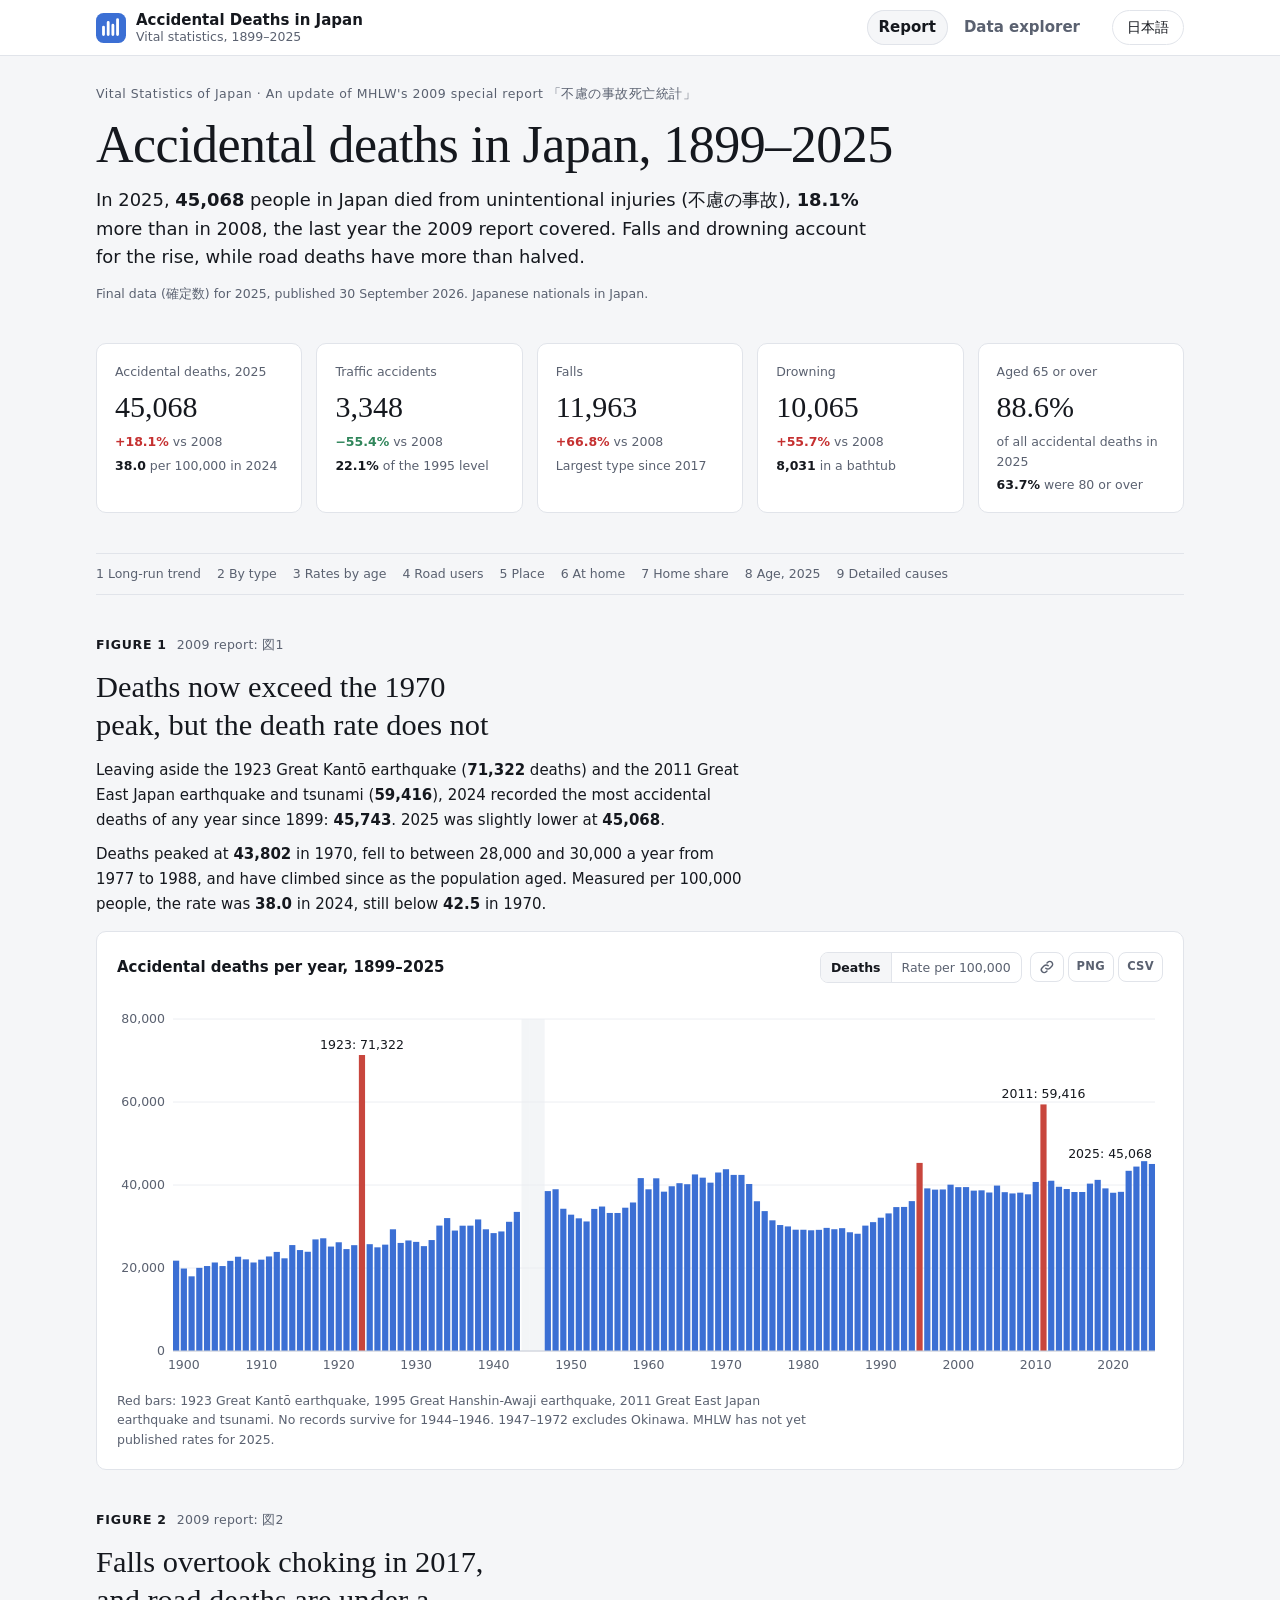
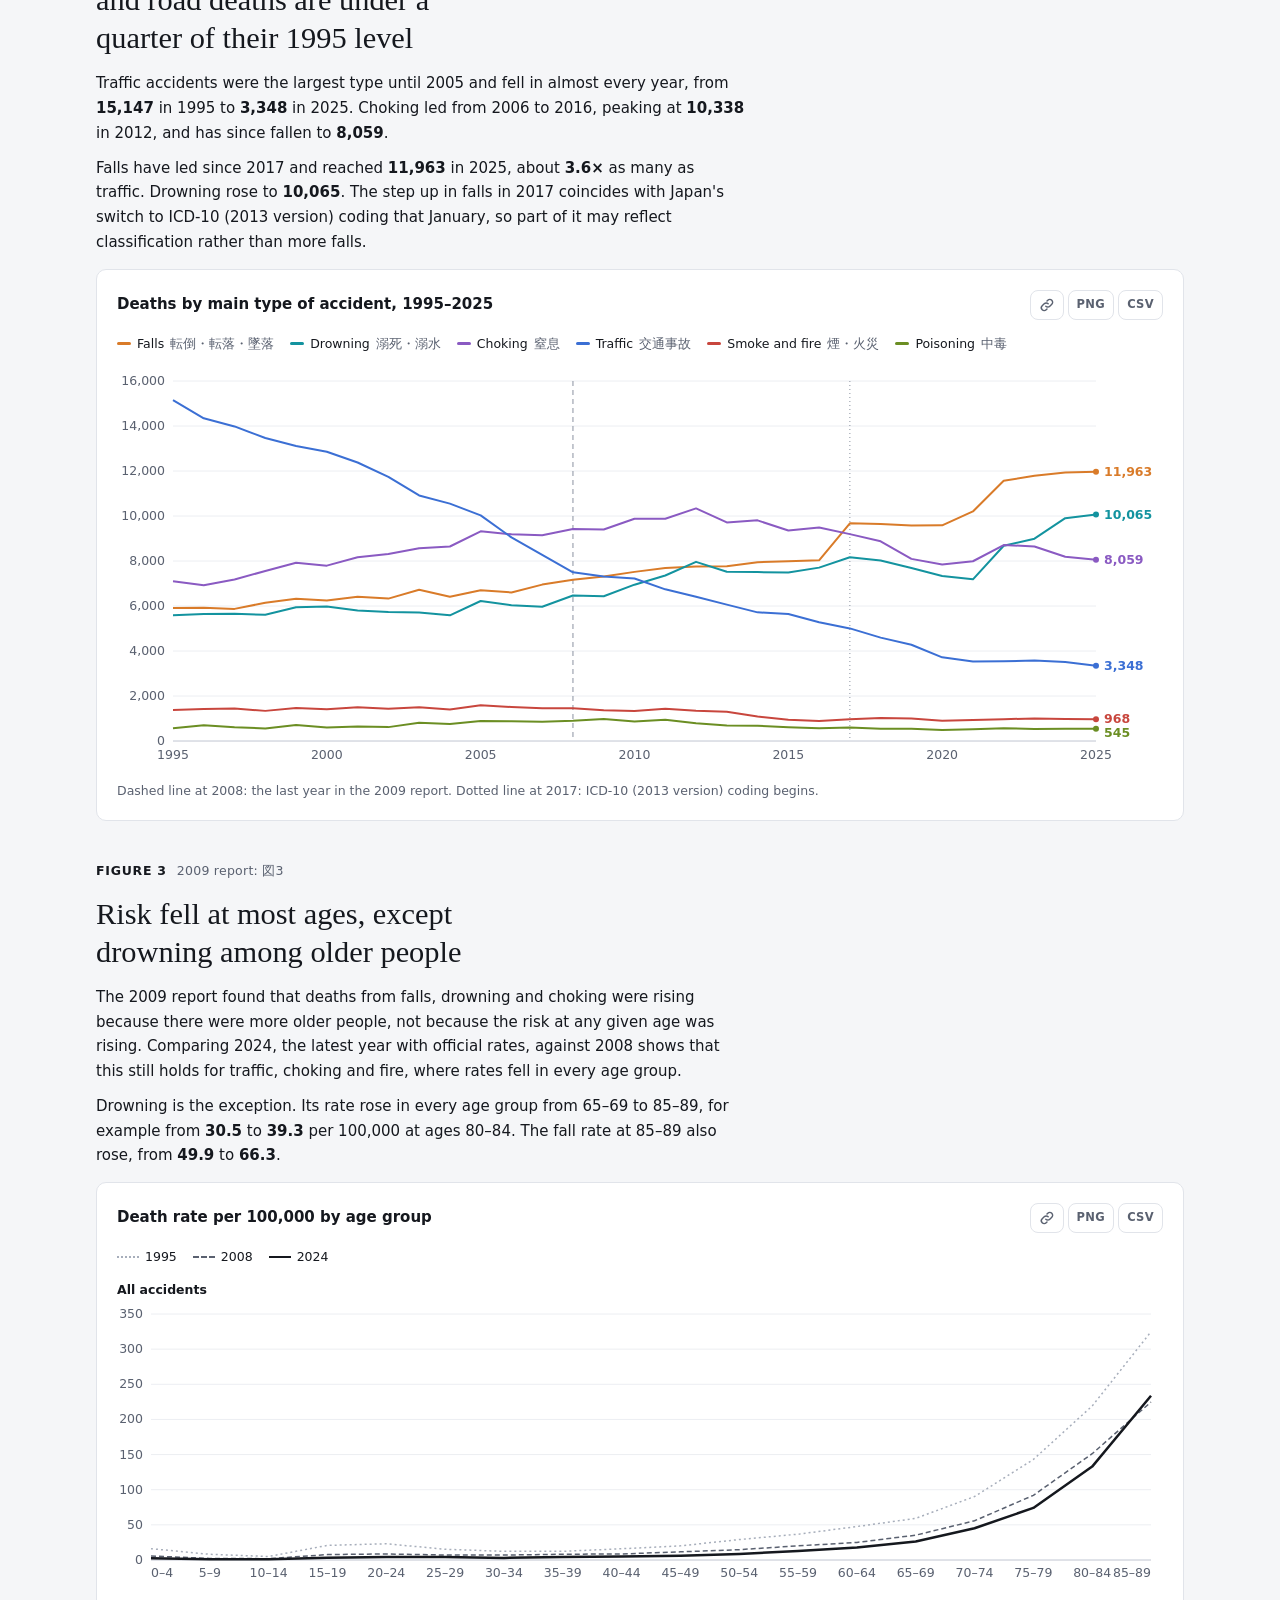
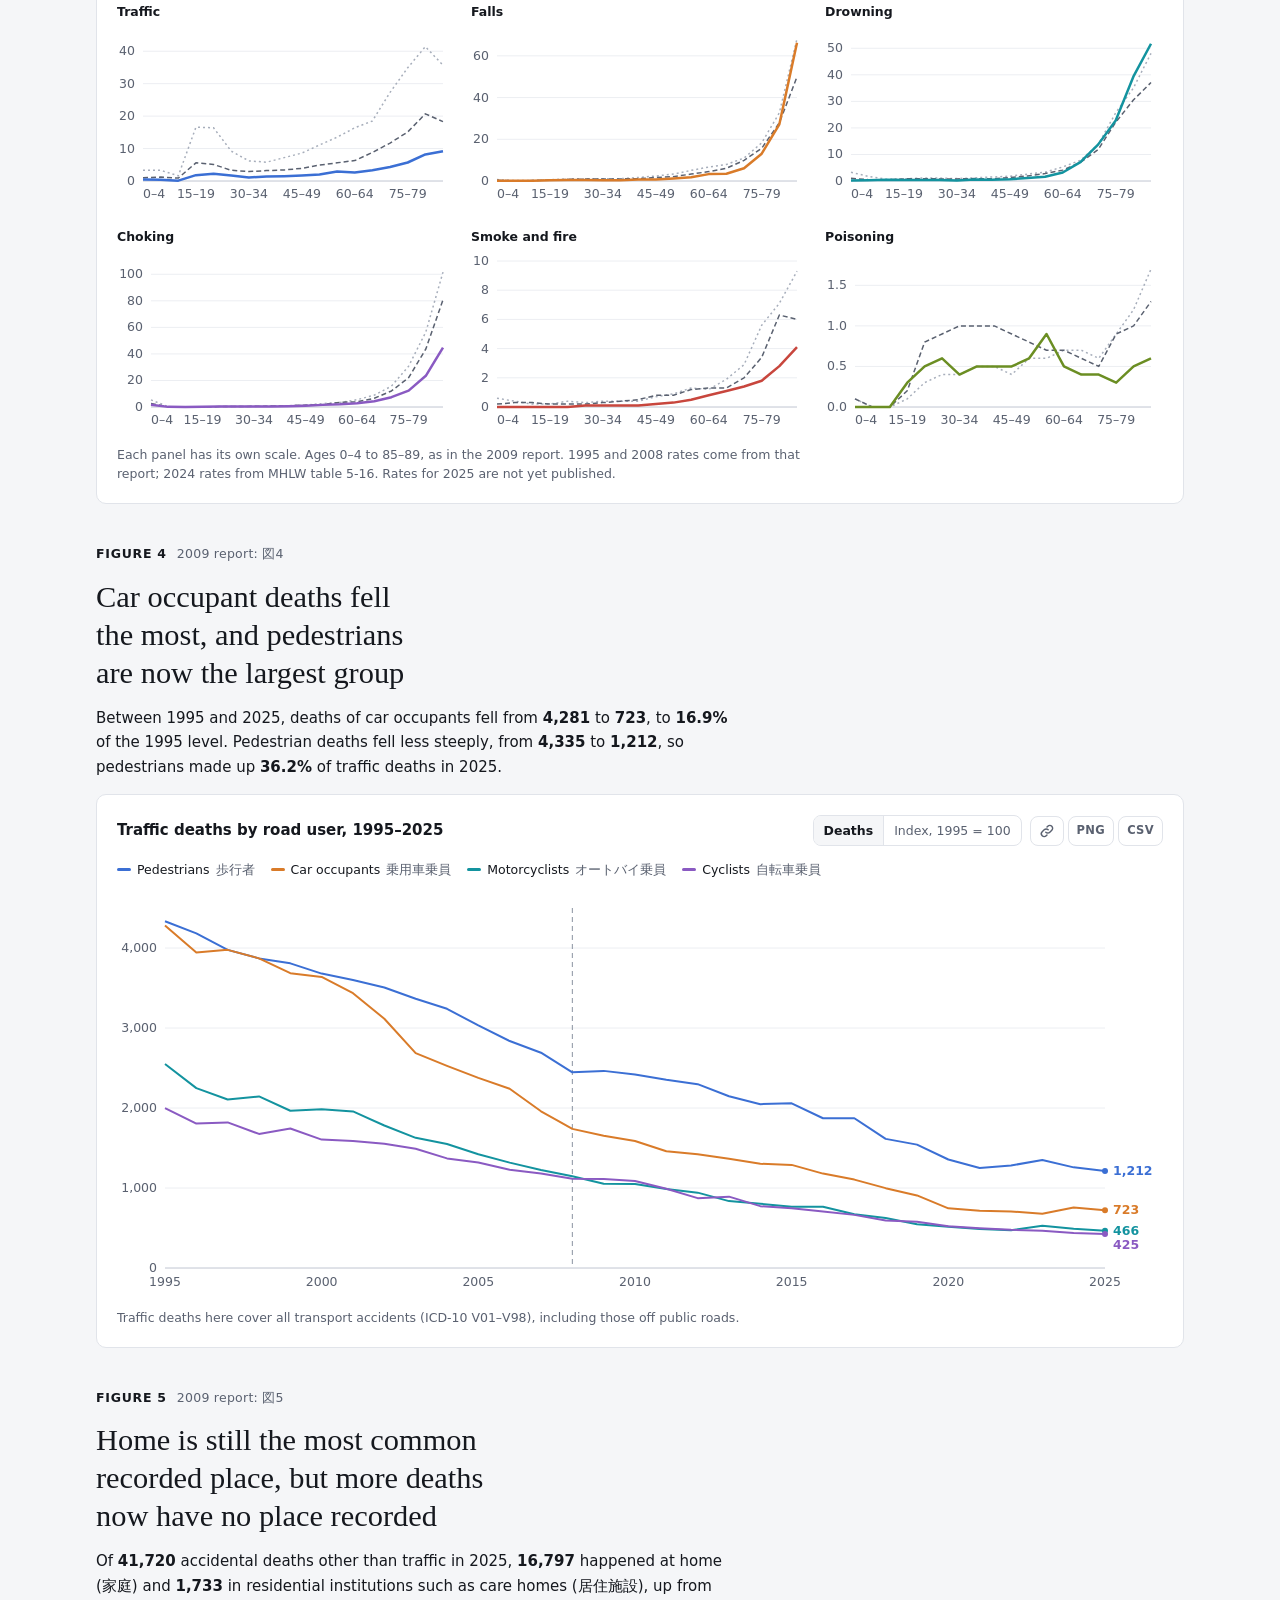
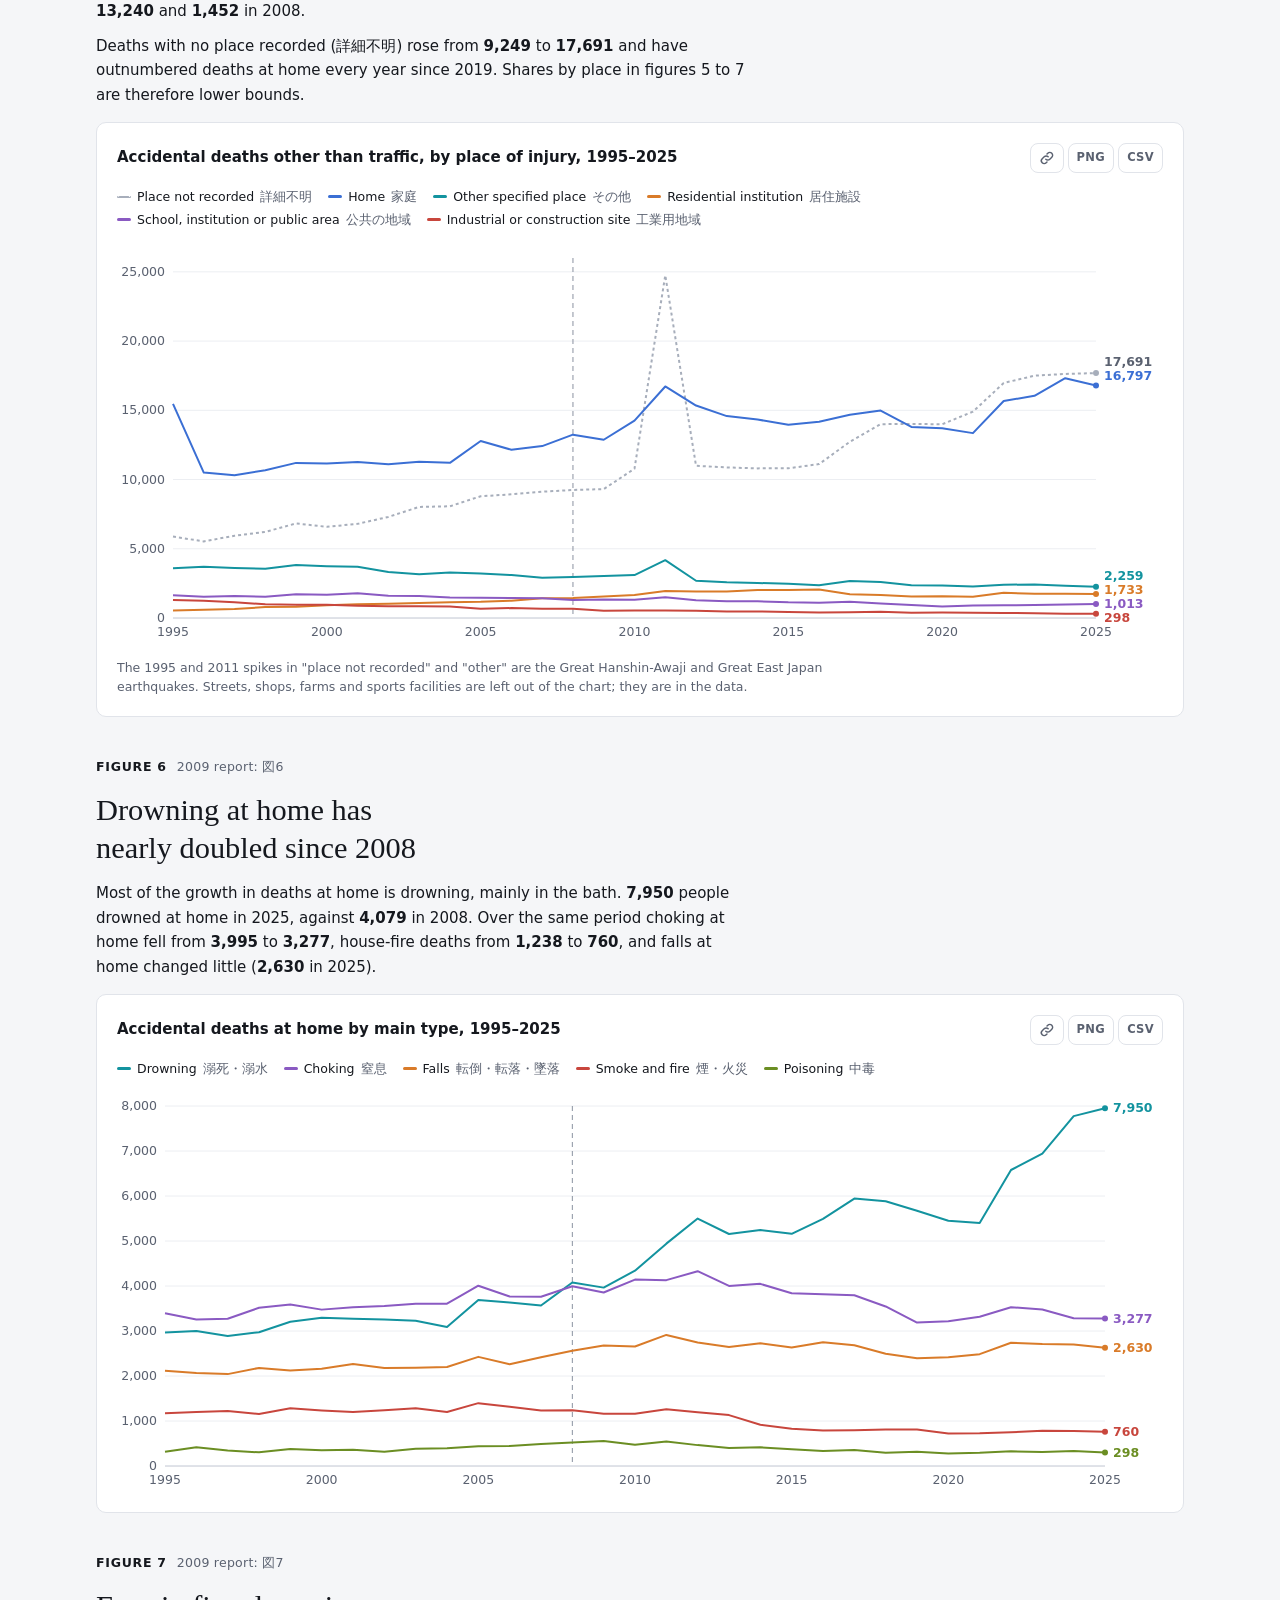
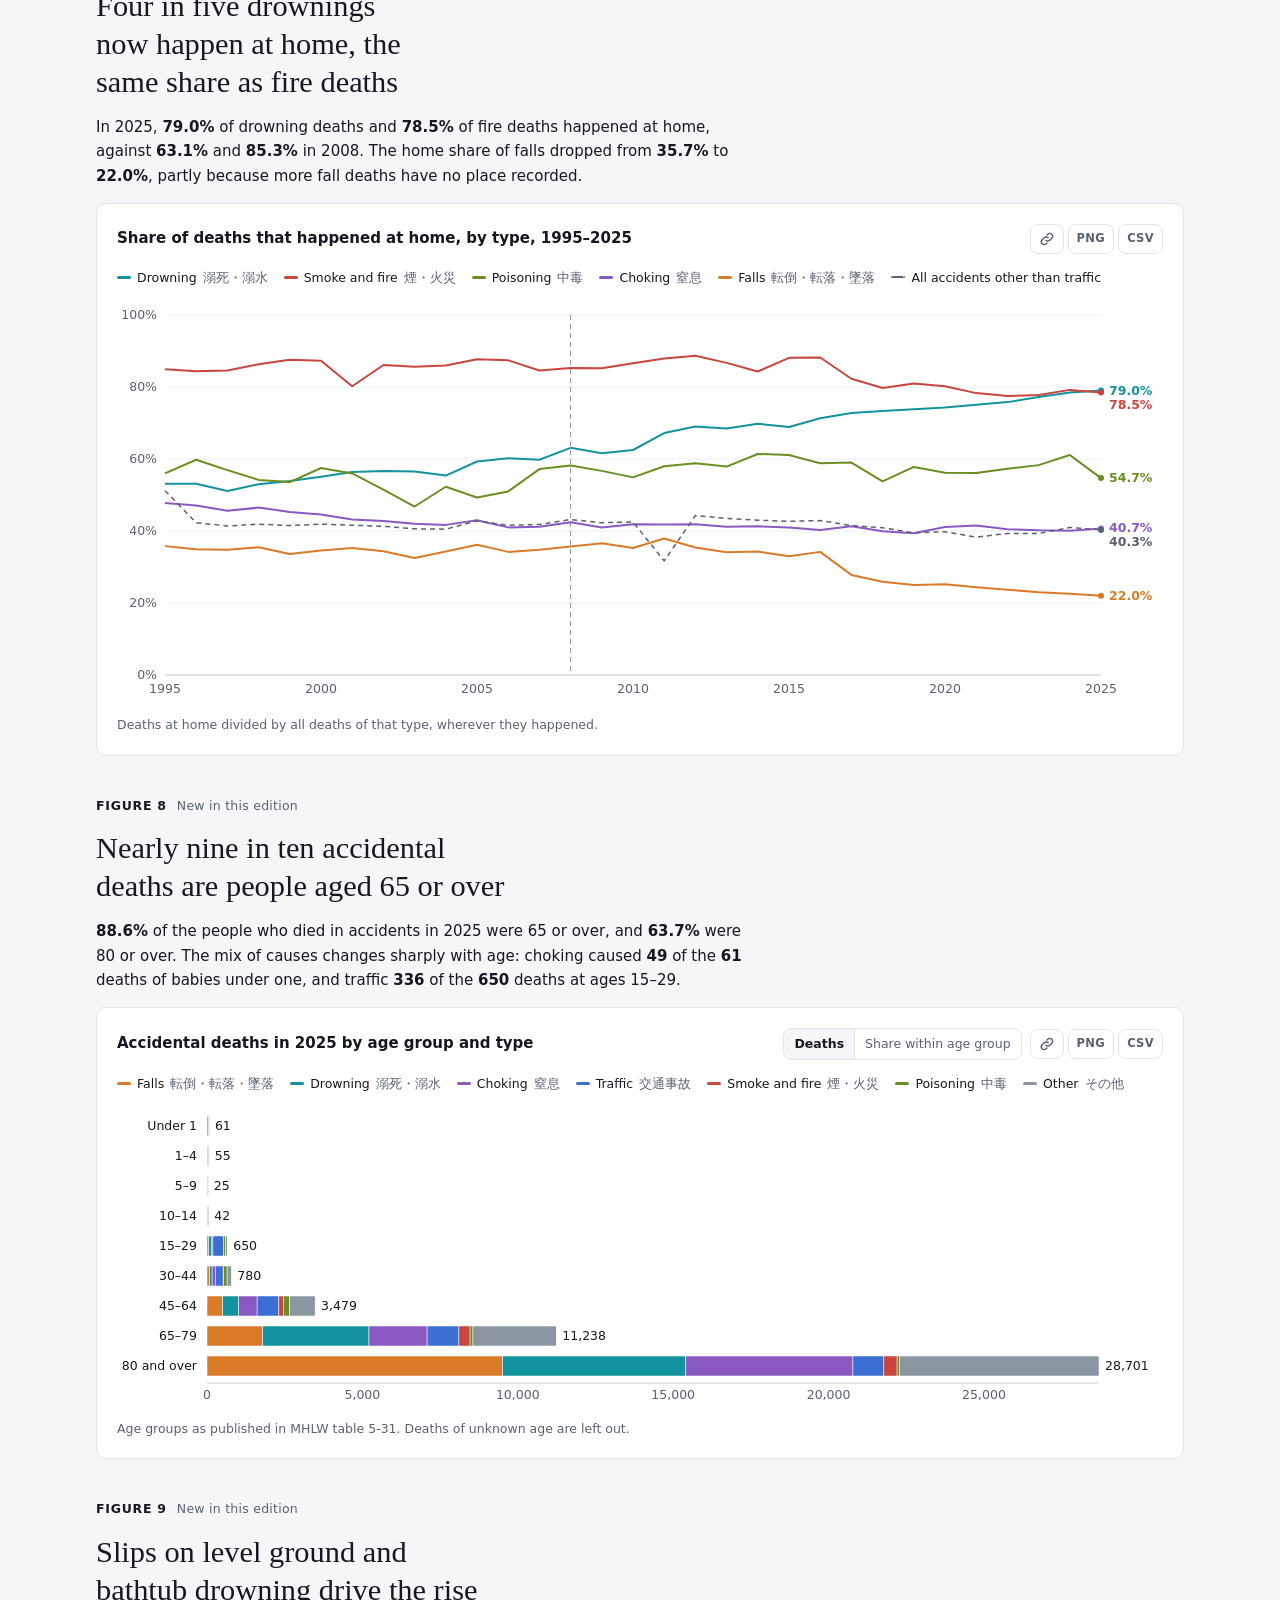
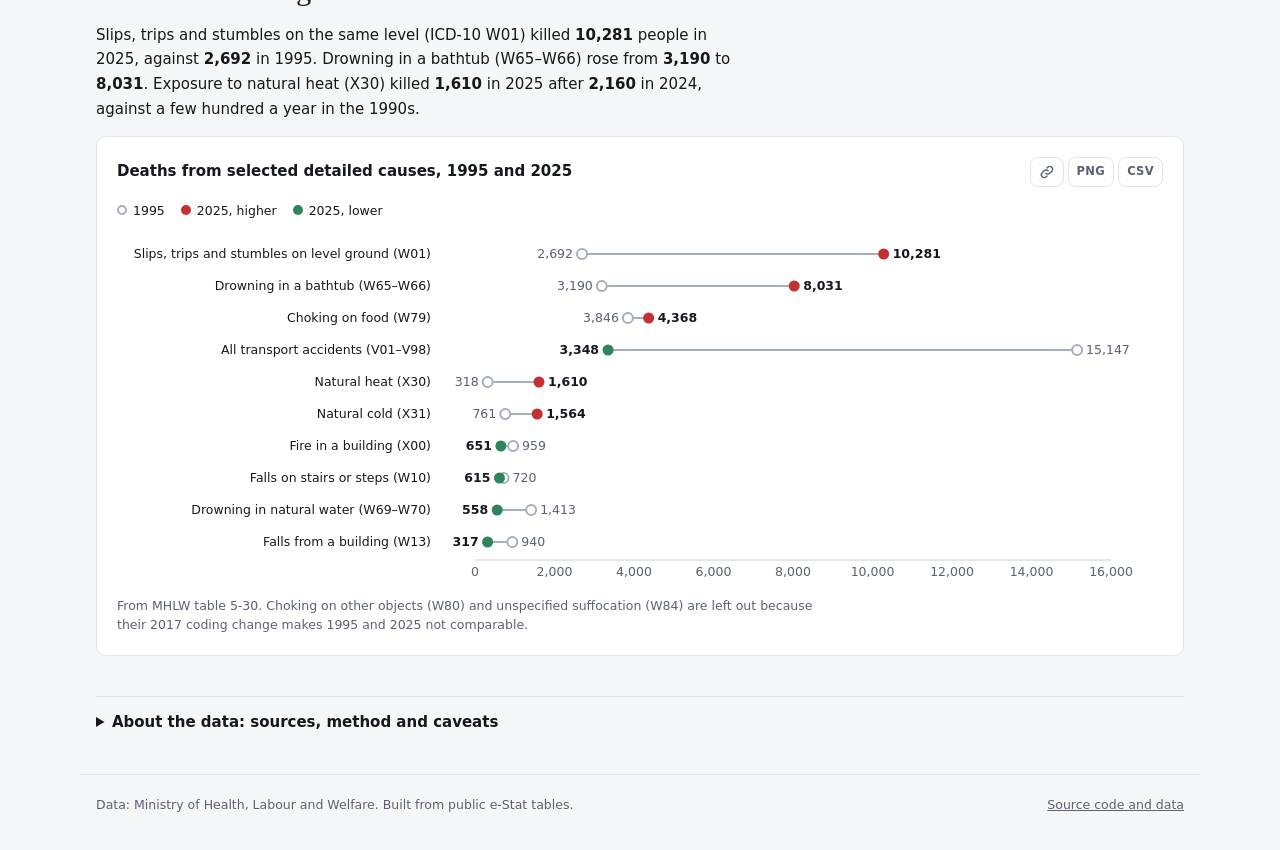
<file: index.html>
<!doctype html>
<html lang="ja">
<head>
<meta charset="utf-8">
<meta name="viewport" content="width=device-width, initial-scale=1">
<title>日本の不慮の事故死亡統計 · Accidental Deaths in Japan</title>
<link rel="canonical" href="docs/">
<script>
  // GitHub Pages serves this repository from its root: open the app in docs/, keeping ?lang= and #figure links.
  location.replace('docs/' + location.search + location.hash);
</script>
<meta http-equiv="refresh" content="0; url=docs/">
<style>body{font-family:system-ui,sans-serif;margin:3rem 1rem;text-align:center;color:#15181e;background:#f5f6f8}</style>
</head>
<body>
<p><a href="docs/">日本の不慮の事故死亡統計を開く · Open Accidental Deaths in Japan</a></p>
</body>
</html>
</file>
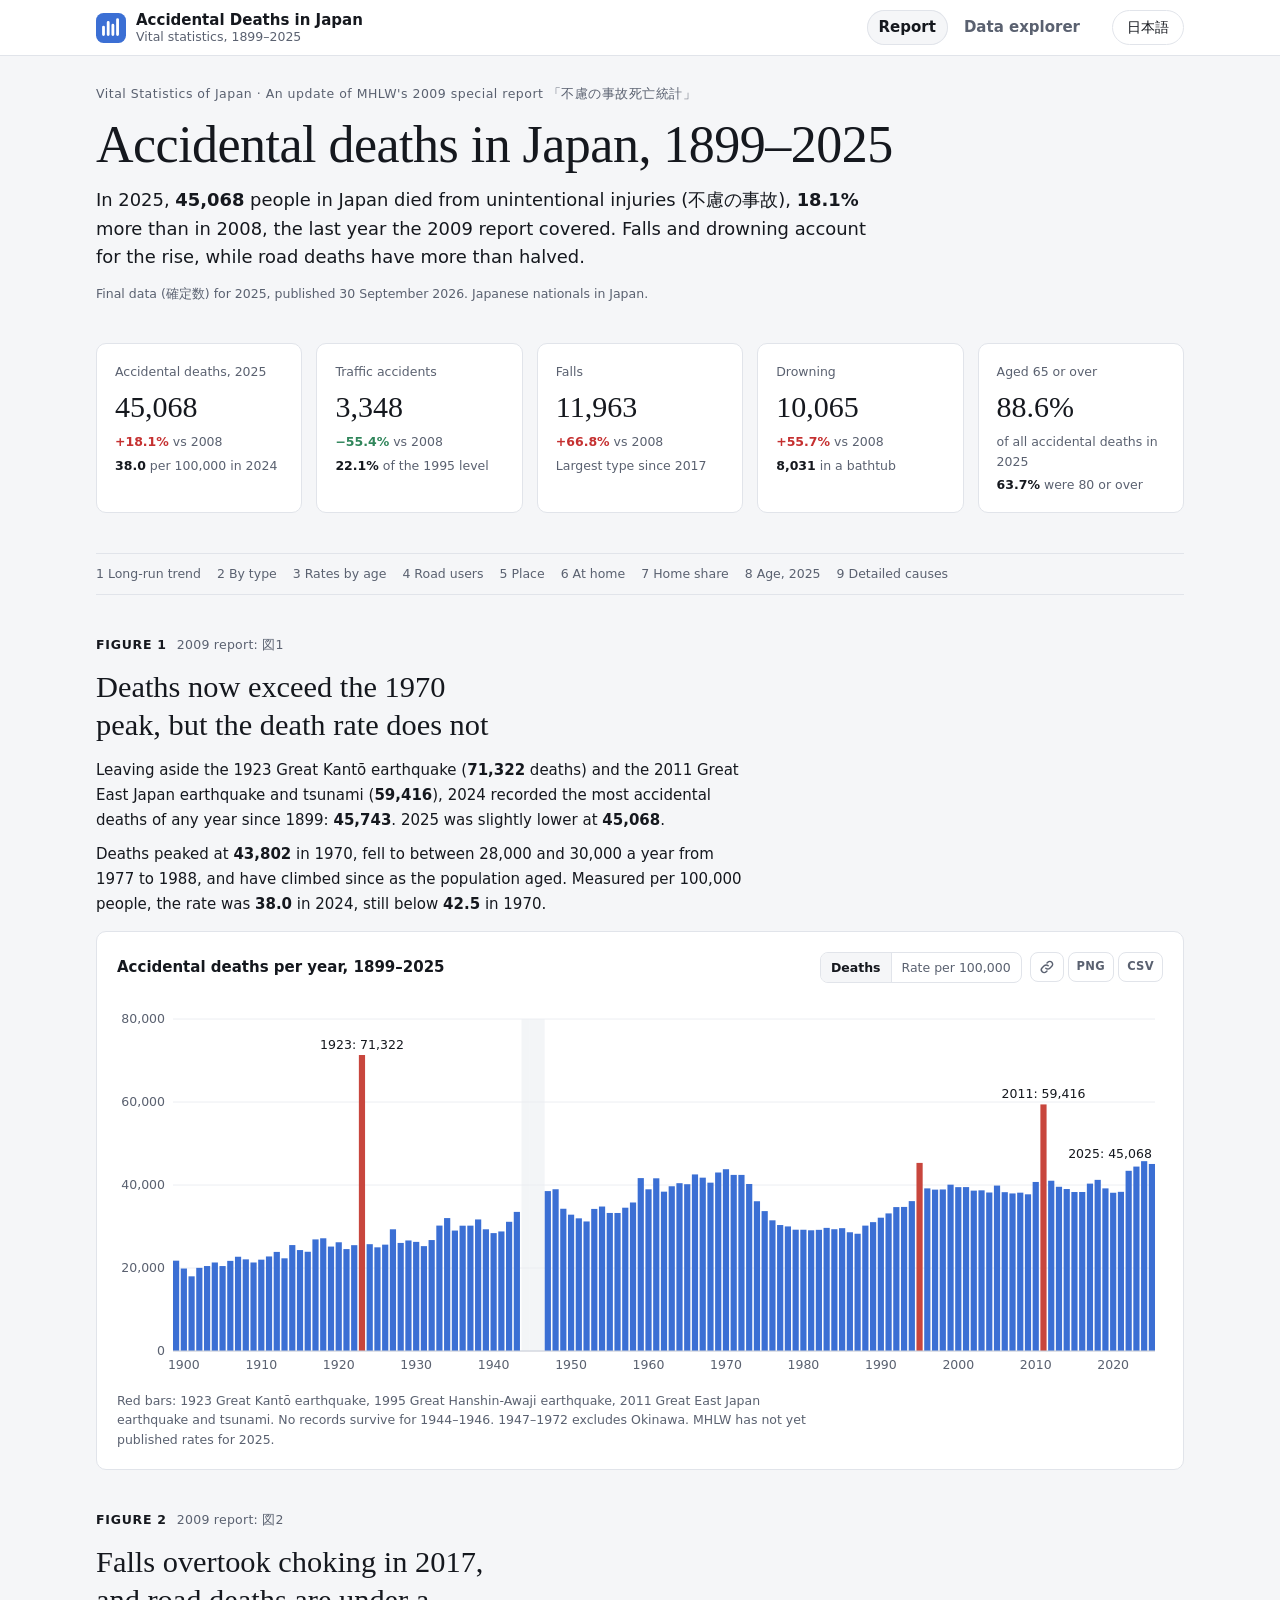
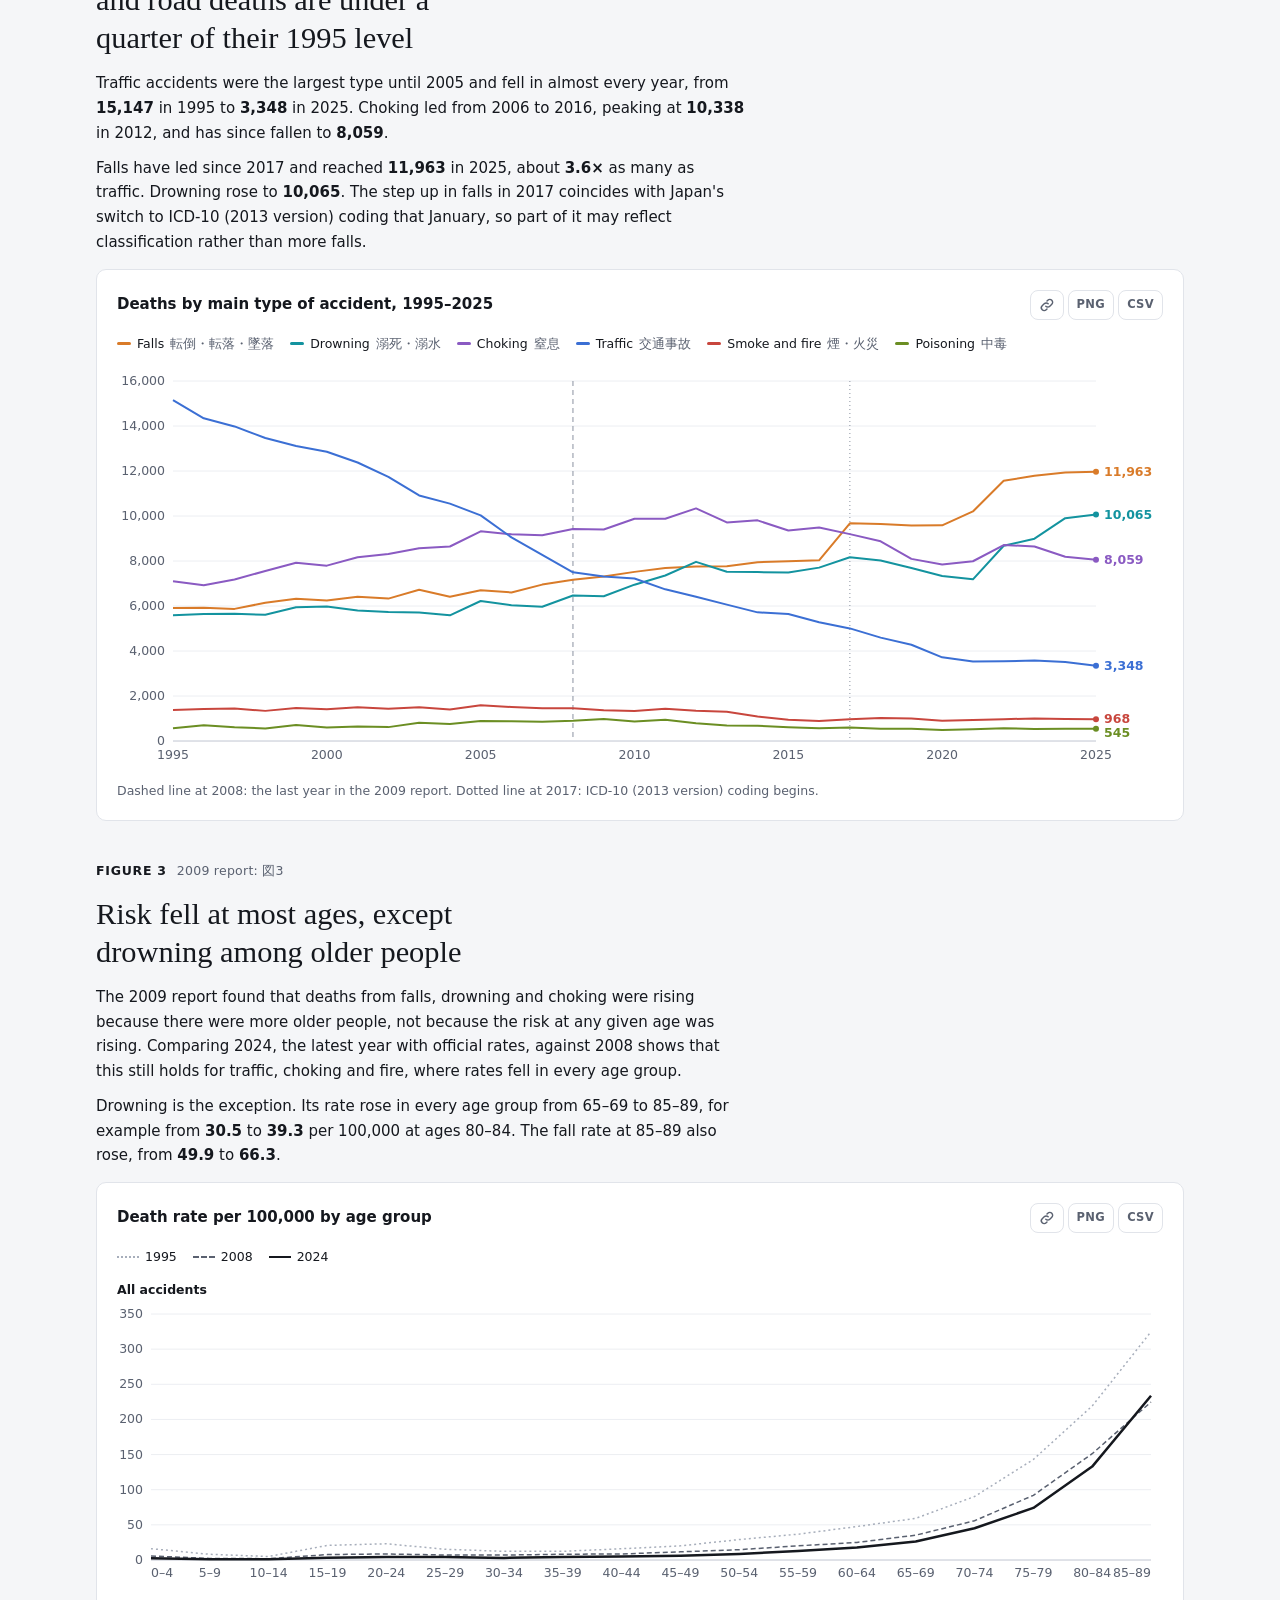
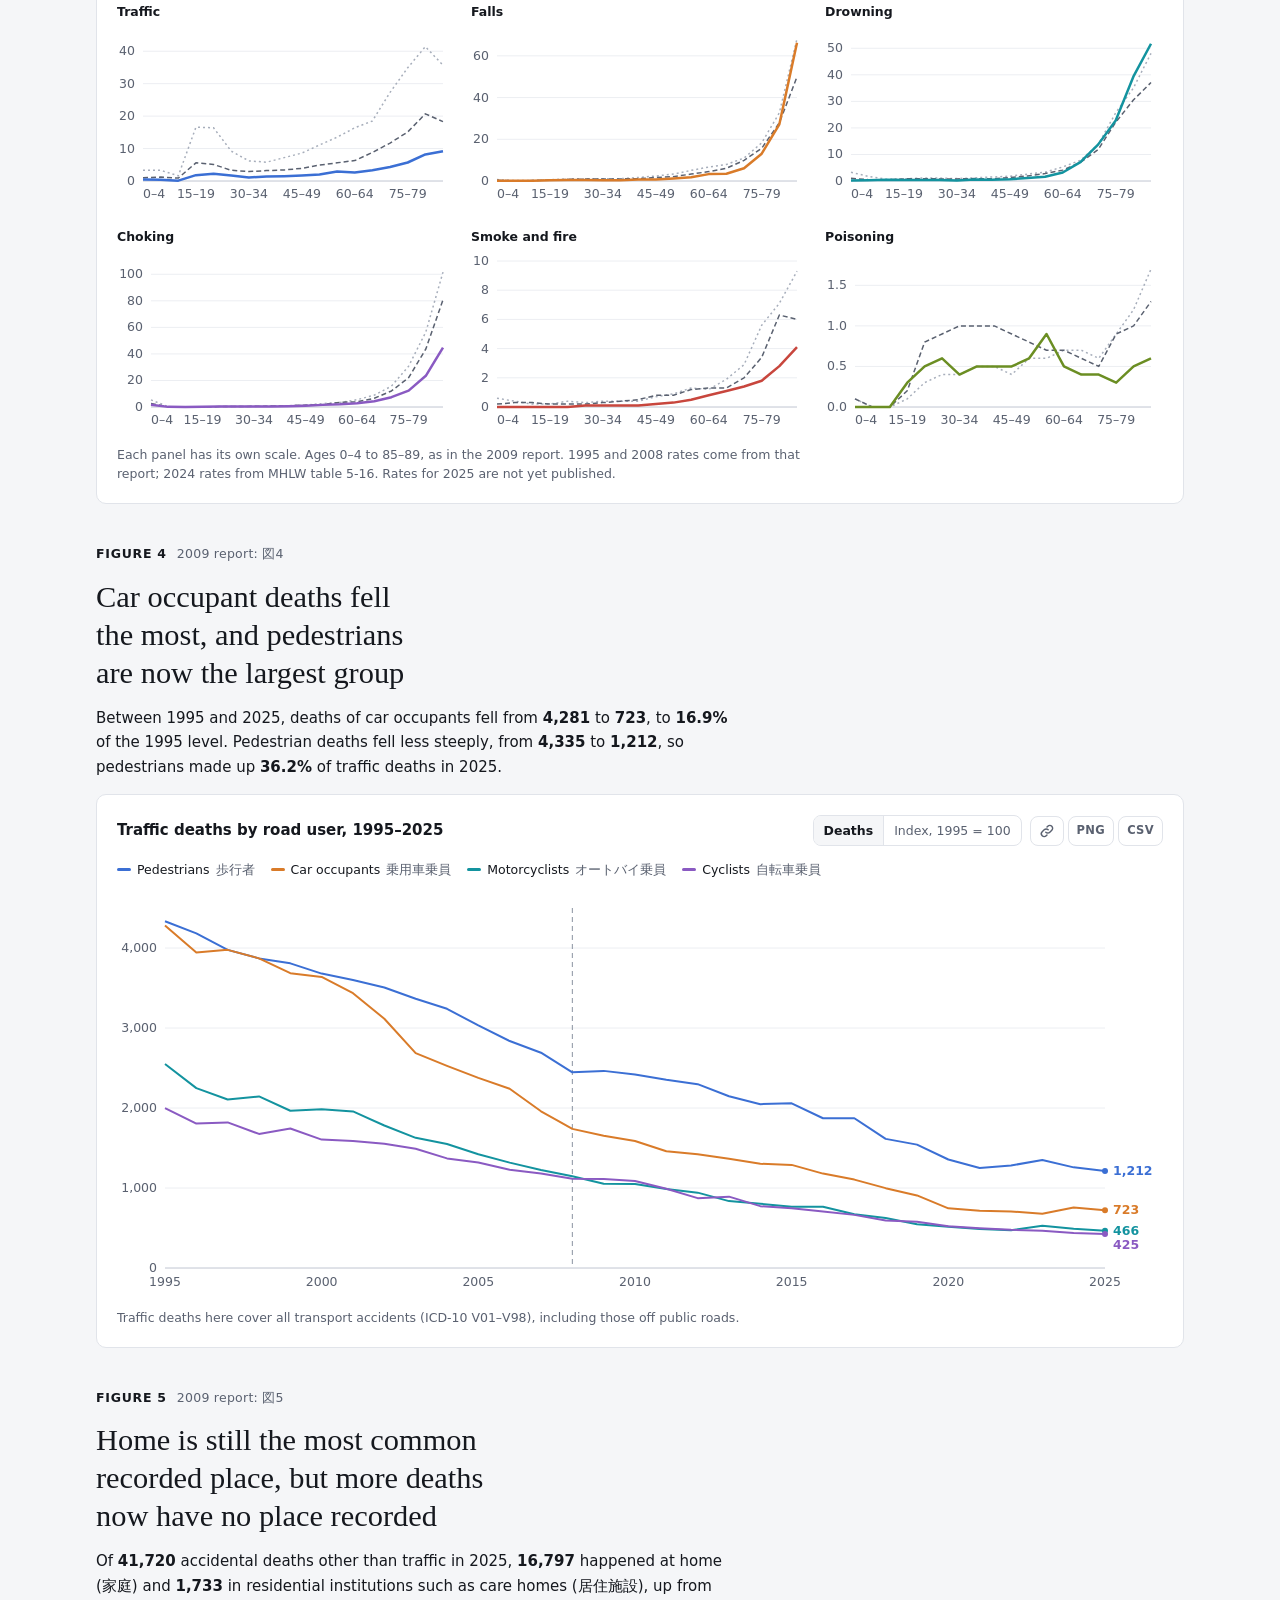
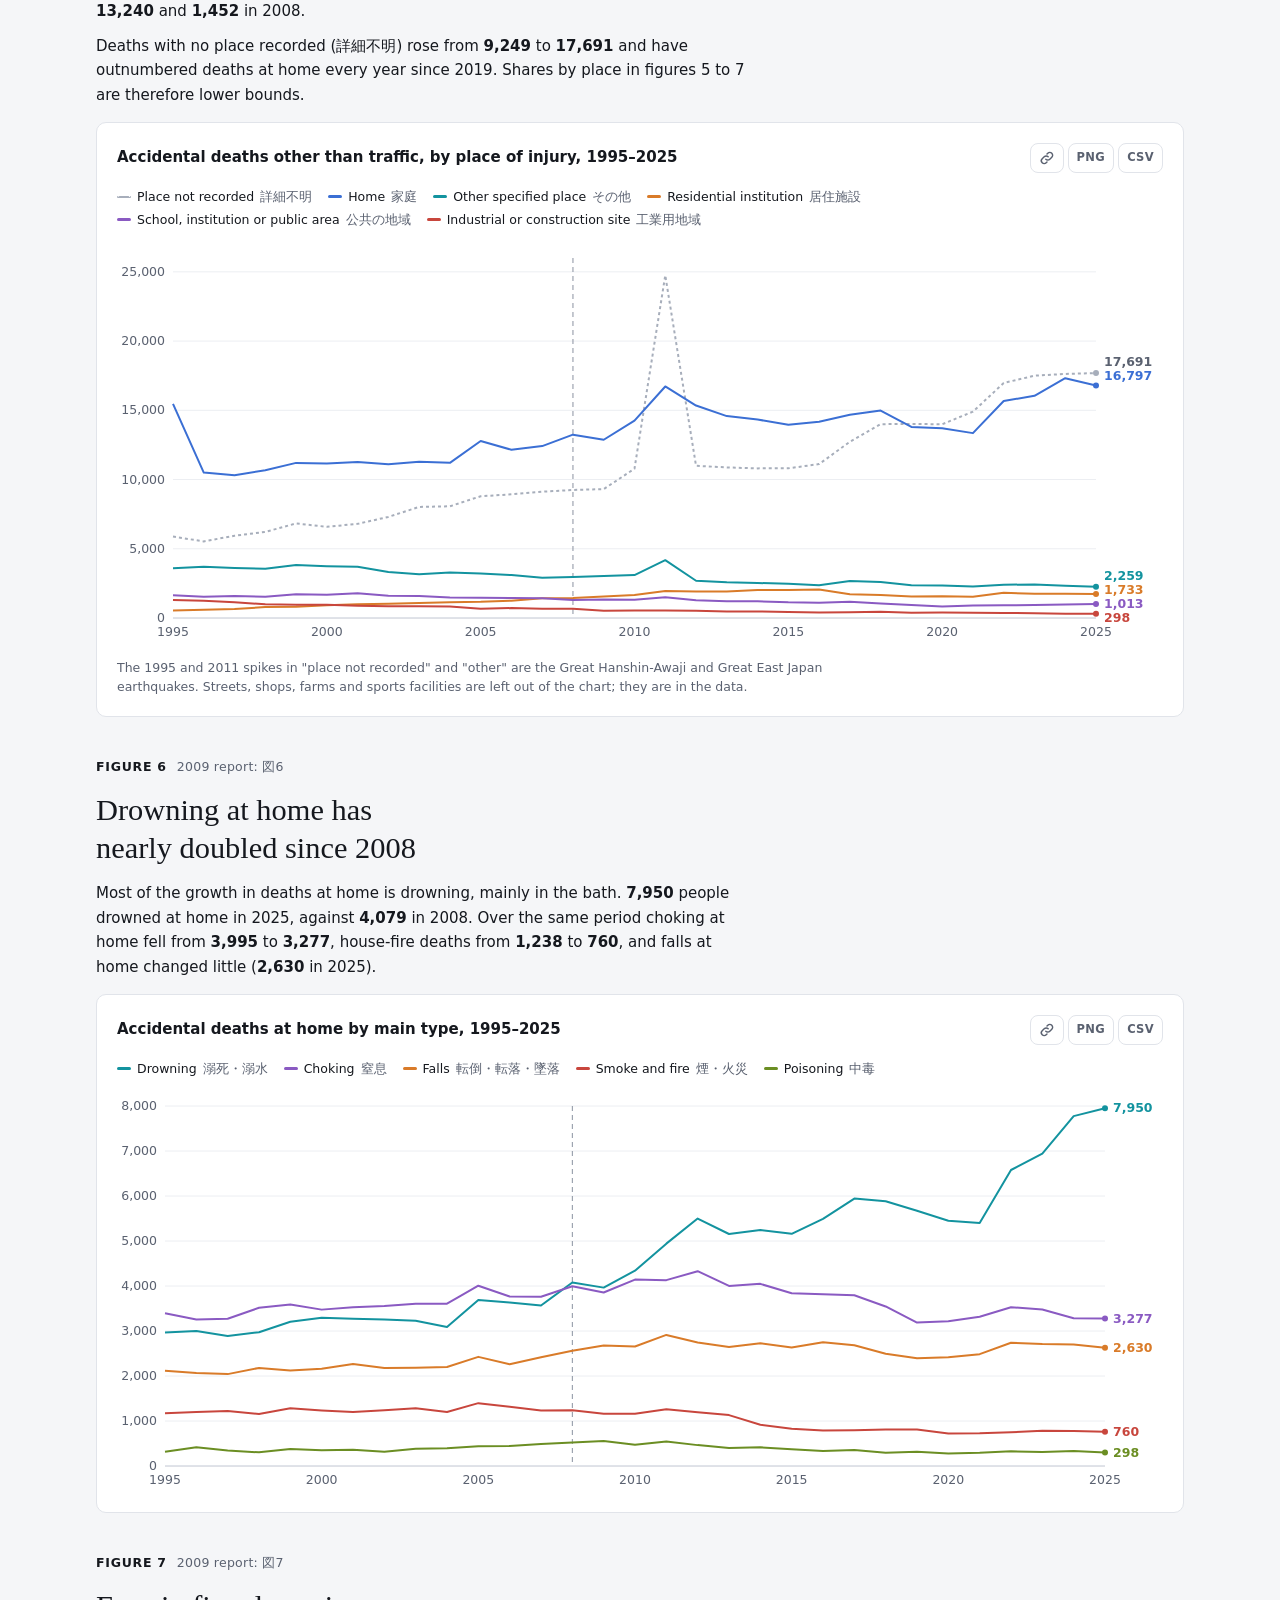
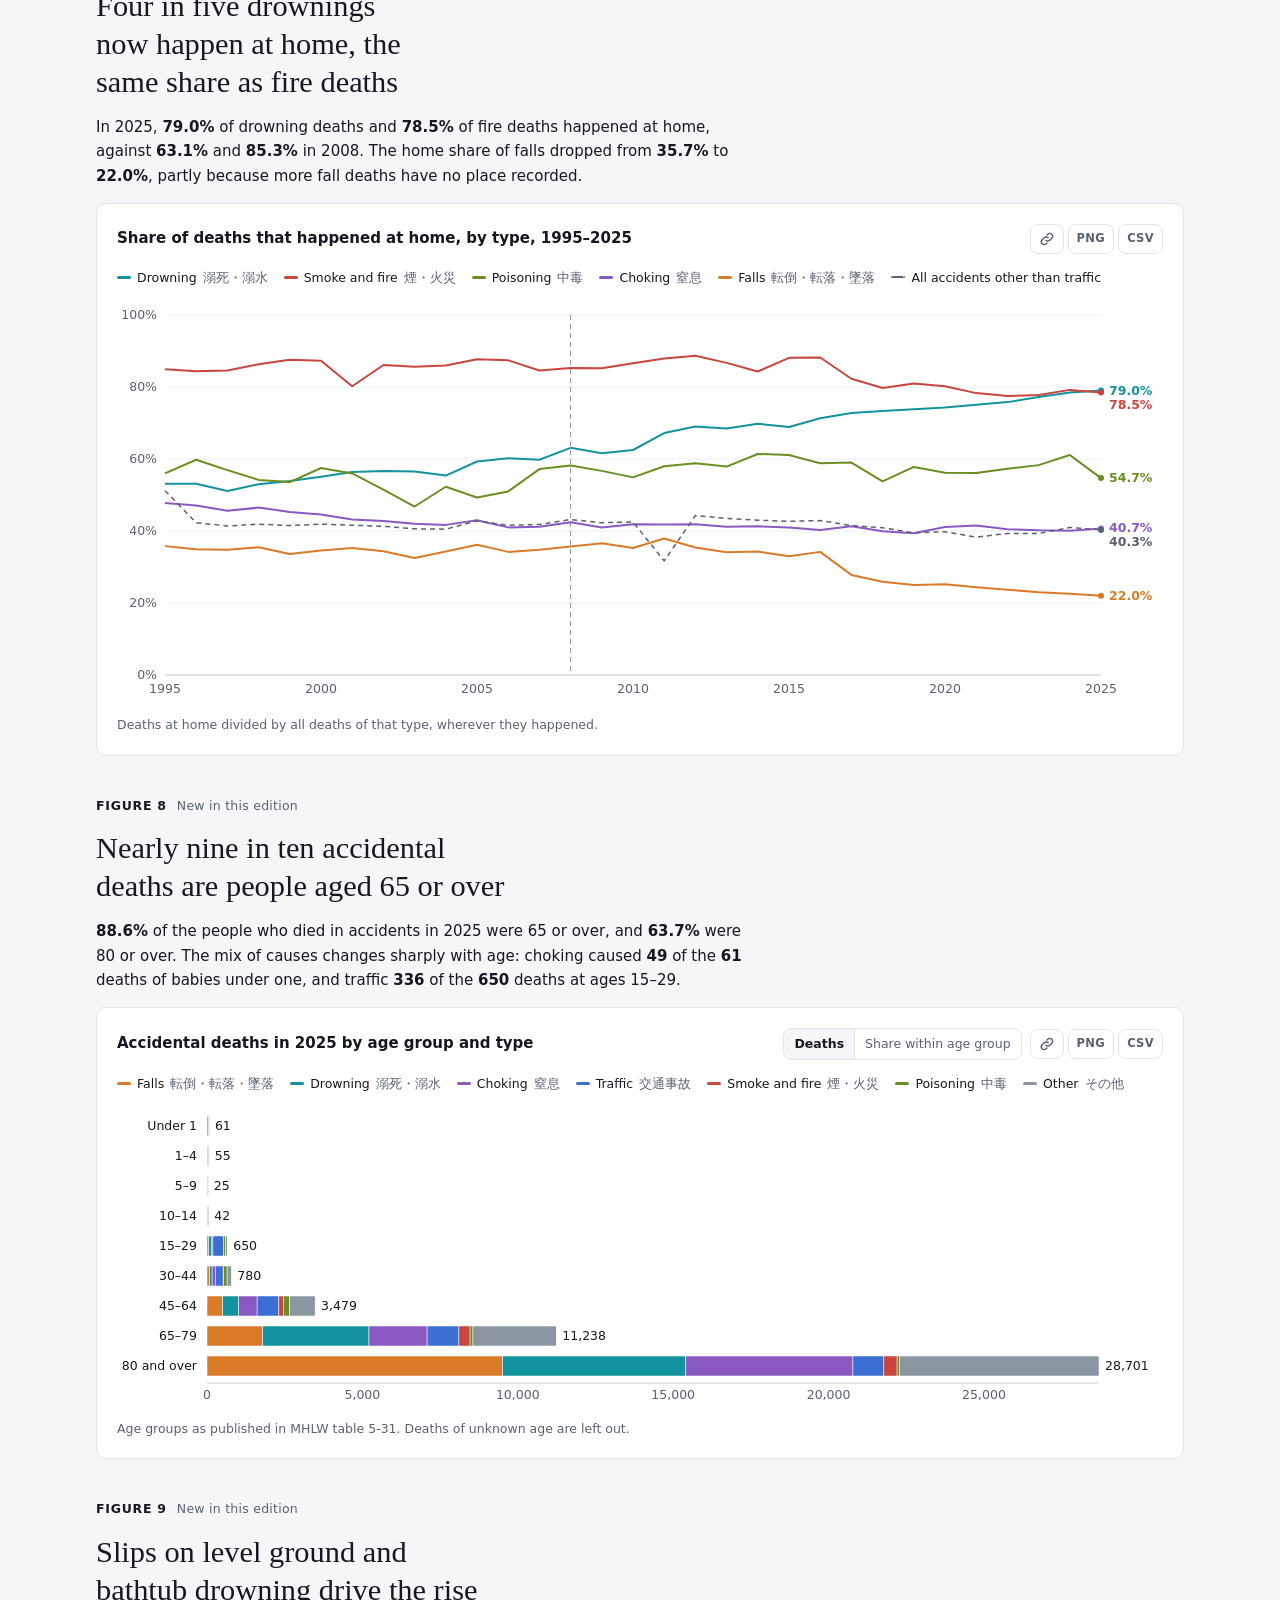
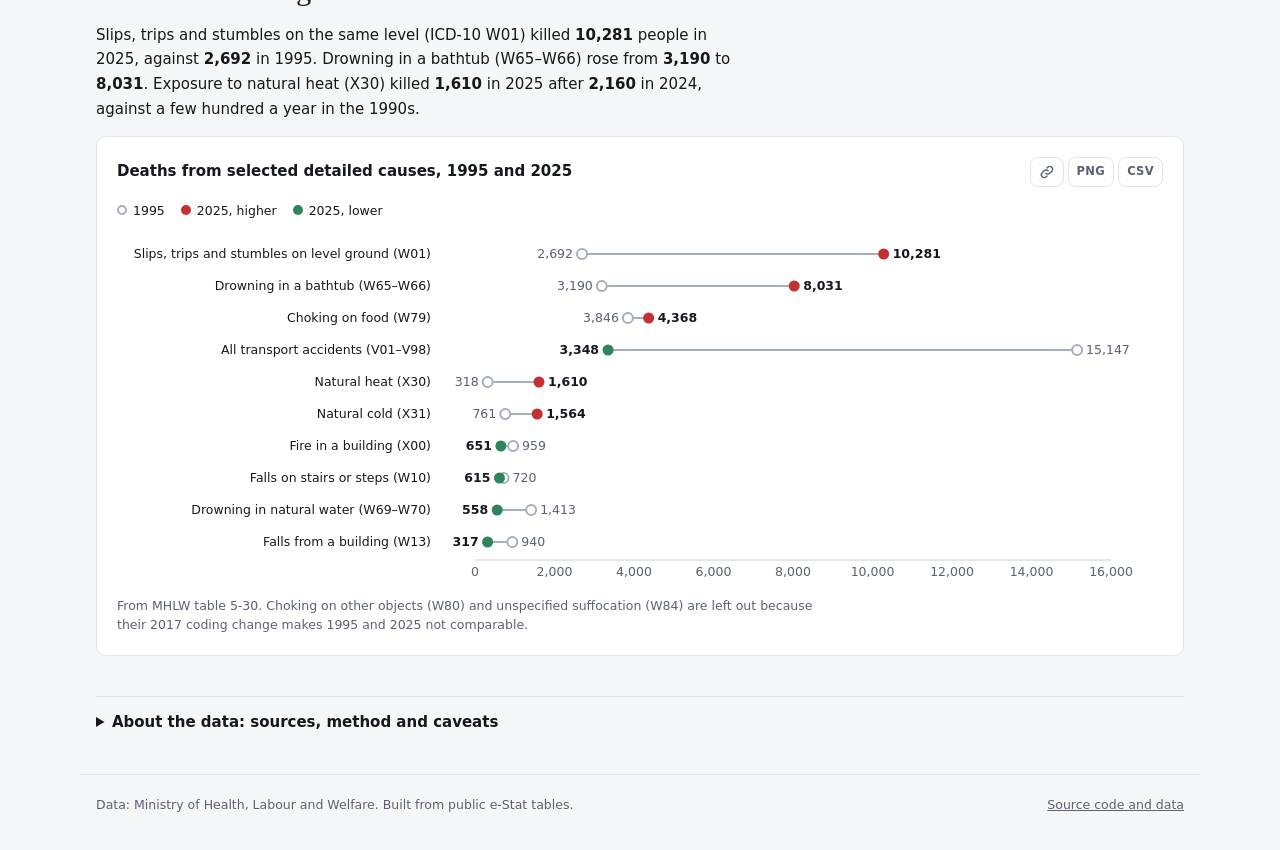
<file: docs/docs/index.html>
<!doctype html><meta charset="utf-8"><title>Redirect</title><script>location.replace('../' + location.search + location.hash)</script><meta http-equiv="refresh" content="0; url=../"><a href="../">Open the app</a>
</file>
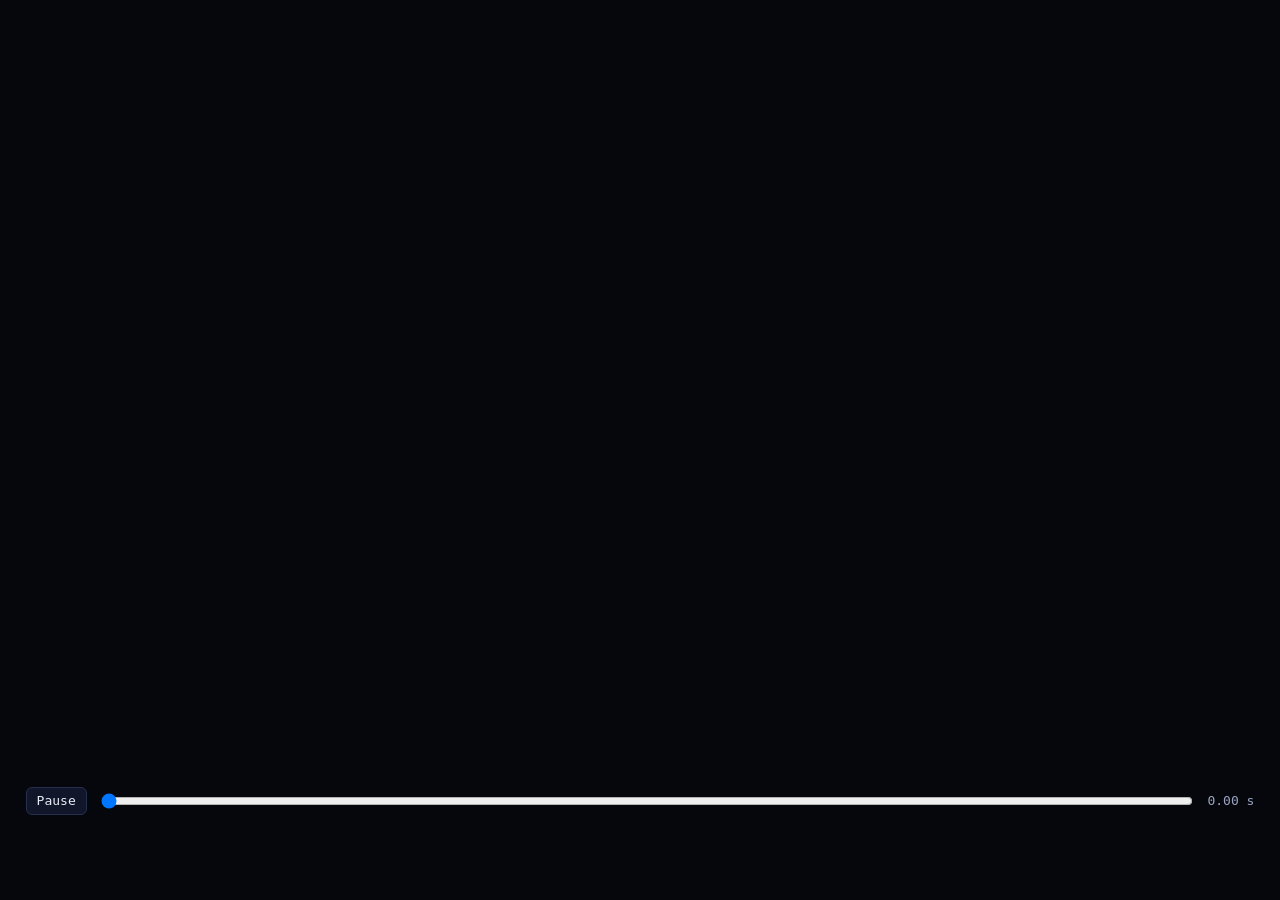
<file: video/film.html>
<!doctype html>
<html lang="en">
<head>
<meta charset="utf-8">
<meta name="viewport" content="width=device-width,initial-scale=1">
<title>Accidental Deaths in Japan, explainer</title>
<link rel="stylesheet" href="fonts/fonts.css">
<style>
/* Preview shell only. The film is one canvas; ?render switches to frame-by-frame capture. */
html,body{margin:0;height:100%;background:#05070d;color:#9aa3bf;font:13px/1.4 ui-monospace,monospace}
body{display:flex;flex-direction:column;align-items:center;justify-content:center;gap:10px}
canvas{width:min(96vw,calc((100vh - 64px)*var(--ar,1.7778)));aspect-ratio:var(--ar,1.7778);display:block}
.ctl{display:flex;gap:12px;align-items:center;width:min(96vw,calc((100vh - 64px)*var(--ar,1.7778)))}
.ctl input{flex:1}
.ctl button{font:inherit;color:#e8ebf5;background:#11162a;border:1px solid #262f4d;border-radius:6px;padding:4px 10px;cursor:pointer}
body.render{display:block} body.render .ctl{display:none} body.render canvas{width:auto;aspect-ratio:auto}
</style>
</head>
<body>
<canvas id="c" aria-label="Motion graphic: Accidental Deaths in Japan web app"></canvas>
<div class="ctl"><button id="pp">Pause</button><input id="scrub" type="range" min="0" max="10" step="0.001" value="0"><span id="tc">0.00 s</span></div>
<script src="engine.js"></script>
<script src="data.js"></script>
<script>
/* Explainer for https://semui01.github.io/japanjiko — "Accidental deaths in Japan, 1899–2025".
   Every number comes from data.js (written by data/prepare.py from the app's own data/*.csv). */
(() => {
'use strict';
const {clamp, lerp, prog, bell, E, hash, rgba, mix, mixRGB, glow, add, rrect, solveTime, flash} = M;

/* 1. Palette and type: the app's dark theme (docs/styles.css, prefers-color-scheme: dark). */
const C = {bg:'#0f1116', panel:'#171a21', fg:'#e7e9ee', muted:'#9aa1ae', line:'#2a2f39', grid:'#232832', axis:'#3a404c',
  refline:'#7c8492', mark:'#5d6573', dim:'#454b57', accent:'#6f97ea', bad:'#f07171', ok:'#5fbf8a',
  traffic:'#6f97ea', falls:'#eb9b55', drowning:'#3fbac6', choking:'#ab88dc', fire:'#e56b62', poisoning:'#97b856', other:'#8a93a1', quake:'#e56b62'};
Object.assign(T, {DISP:'"Gelasio", Georgia, serif', BODY:'"Inter", system-ui, sans-serif', MONO:'"Mono", ui-monospace, monospace', fg:C.fg, muted:C.muted, faint:'#5d6573'});
const JP = '"JP Sans", "Inter", sans-serif', JPS = '"JP Serif", "Gelasio", serif', UIJ = '"Inter", "JP Sans", sans-serif';
const W = 1920, H = 1080, DUR = 30.5;
const film = Film.create({W, H, FPS:60, DUR, bg:C.bg, fadeIn:.3});

/* 2. Master timing table. */
const TM = {
  sweep:[.1, 2.0], s1Out:3.0, zoom:[3.2, 4.2],
  s2Head:3.6, dash:[3.9, 4.3], added:4.2, light:[4.5, 5.7], cap:5.75, s2Out:7.15,
  split:[7.2, 7.55], morph:[7.85, 8.55], lines:[8.45, 9.05], labels:9.1, s3Head:7.75, s3Out:10.9,
  fade3:[10.95, 11.35], tealOut:[11.3, 11.7], s4Head:11.45, axis4:[11.72, 12.1], rings:12.15, rise:12.7, val:13.6, s4Out:14.85,
  bars5:15.25, s5Head:15.5, count5:[15.45, 16.4], dim5:[16.7, 17.1], s5Out:18.75,
  win:[19.15, 19.75], s6Head:19.3, subA:19.6, subAOut:22.35, subB:22.75, s6Out:25.2,
  clicks:[20.7, 21.5, 22.7, 23.85], toast:24.25, fly:[25.45, 26.05], fin:26.05, url:26.95, credit:27.15,
};
film.blur = [[TM.zoom[0], TM.zoom[1], 12], [TM.morph[0], TM.morph[1] + .1, 8], [TM.fly[0], TM.fly[1], 12]];

/* 3. Data and precomputed layout. */
const LR = DATA.longRun, BT = DATA.byType, F = DATA.facts, QK = new Set(F.quakes);
const TYPES = ['traffic', 'falls', 'drowning', 'choking'];
const fmt = v => Math.round(v).toLocaleString('en-US');
const BASE = 900, CHH = 520;

// S1→S3 chart: a right-anchored zoom from 1899–2025 (x 140–1780) to 1995–2025 (x 140–1640).
const zoomE = t => E.inOutCubic(prog(t, ...TM.zoom));
const xMapAt = t => { const e = zoomE(t), span = Math.exp(lerp(Math.log(127), Math.log(31), e)), R = lerp(1780, 1640, e);
  return {x: y => R - (2025.5 - y) / span * (R - 140), ppy: (R - 140) / span}; };
const vmaxAt = t => lerp(80000, 62000, zoomE(t));
const XS = xMapAt(99).x;                                    // final mapping (S2, S3)
const Y62 = v => BASE - v / 62000 * CHH, Y16 = v => BASE - v / 16000 * CHH;

// S1 playhead: when each yearly bar pops.
const sweepYear = t => 1898.6 + (2026.2 - 1898.6) * E.inOutSine(prog(t, ...TM.sweep));
const popT = new Map(LR.map(([y]) => [y, solveTime(sweepYear, y, ...TM.sweep)]));
// S2: 2009–2025 bars light up in turn.
const litT = y => TM.light[0] + (y - 2009) * (TM.light[1] - TM.light[0]) / 16;

function barBaseCol(y) { return QK.has(y) ? C.quake : C.accent; }
function barCol(y, t) {
  const base = barBaseCol(y), dimTo = QK.has(y) ? '#7a4a4a' : C.dim;
  let c = mixRGB(base, dimTo, E.inOutCubic(prog(t, 3.95, 4.45)));
  if (y >= 2009) c = mixRGB(c, base, E.outCubic(prog(t, litT(y), litT(y) + .25)));
  return c;
}

/* 4. Scenes. */
// ---------- S1–S3: one chart that zooms, recolours, splits and turns into lines (0 → 11.4 s)
film.scene(0, 12.0, (ctx, t) => {
  const xm = xMapAt(t), X = xm.x, vmax = vmaxAt(t), Yv = v => BASE - v / vmax * CHH, bw = xm.ppy * .72;
  const axisA = 1 - prog(t, TM.fade3[0] + .3, TM.fade3[1] + .4);
  // baseline
  ctx.save(); ctx.globalAlpha *= axisA; ctx.strokeStyle = C.axis; ctx.lineWidth = 2;
  ctx.beginPath(); ctx.moveTo(130, BASE + 1); ctx.lineTo(lerp(1790, 1650, zoomE(t)), BASE + 1); ctx.stroke(); ctx.restore();

  // S1 playhead glow
  if (t > TM.sweep[0] && t < TM.sweep[1] + .3) {
    const px = X(sweepYear(t)), a = bell(t, TM.sweep[0], TM.sweep[1] + .3);
    add(ctx, () => { const g = ctx.createLinearGradient(0, 380, 0, BASE); g.addColorStop(0, rgba(C.accent, 0)); g.addColorStop(1, rgba(C.accent, .5 * a)); ctx.fillStyle = g; ctx.fillRect(px - 1.5, 380, 3, BASE - 380); glow(ctx, px, BASE, 70, C.accent, .35 * a); });
  }
  const split = y => E.inOutCubic(prog(t, TM.split[0] + (y - 1995) * .011, TM.split[0] + (y - 1995) * .011 + .3));
  const morph = y => E.inOutCubic(prog(t, TM.morph[0] + (y - 1995) * .01, TM.morph[0] + (y - 1995) * .01 + .55));
  // bars
  if (t < TM.morph[1] + .5) for (const [y, v] of LR) {
    const pp = prog(t, popT.get(y), popT.get(y) + .35); if (pp <= 0) continue;
    const x = X(y), a = clamp((x - 120) / 30); if (a <= 0 || x > W + 40) continue;
    const h = v / vmax * CHH * E.outCubic(pp), w = Math.max(2, bw);
    ctx.save(); ctx.globalAlpha *= a;
    if (y >= 1995 && t >= TM.split[0]) {
      // S3: the yearly total splits into types, then each type collapses to a dot at its own value.
      const i = BT.years.indexOf(y), sp = split(y), mp = morph(y), col0 = barCol(y, t);
      let acc = 0;
      const segs = TYPES.map(k => ({k, v: BT[k][i]})); segs.push({k: 'rest', v: BT.total[i] - TYPES.reduce((s, k) => s + BT[k][i], 0)});
      for (const s of segs) {
        const y0 = Y62(acc + s.v), y1 = Y62(acc); acc += s.v;
        const tc = s.k === 'rest' ? C.dim : C[s.k], col = mix(col0, tc, sp);
        if (s.k === 'rest') { ctx.save(); ctx.globalAlpha *= 1 - mp; ctx.fillStyle = col; ctx.fillRect(x - w / 2, y0, w, y1 - y0 - (sp > 0 ? 1.2 * sp : 0)); ctx.restore(); continue; }
        if (mp <= 0) { ctx.fillStyle = col; ctx.fillRect(x - w / 2, y0, w, y1 - y0 - 1.2 * sp); continue; }
        const cy = lerp((y0 + y1) / 2, Y16(s.v), mp), hh = lerp(y1 - y0, 9, mp), ww = lerp(w, 9, mp);
        const fade = y === 2025 ? 1 : 1 - prog(t, TM.lines[0] + .2, TM.lines[1] + .1);
        ctx.save(); ctx.globalAlpha *= fade; ctx.fillStyle = col; rrect(ctx, x - ww / 2, cy - hh / 2, ww, hh, Math.min(4.5, hh / 2) * mp); ctx.fill(); ctx.restore();
      }
    } else {
      ctx.fillStyle = mix(barCol(y, t), barCol(y, t), 0);
      ctx.fillRect(x - w / 2, BASE - h, w, h);
    }
    // pop flash on the bar head (S1) and when a bar lights up (S2)
    const head = (1 - pp) * (pp > 0 ? 1 : 0) + (y >= 2009 ? bell(t, litT(y) - .02, litT(y) + .4) : 0);
    if (head > .01 && t < TM.split[0]) add(ctx, () => glow(ctx, x, BASE - h, 26 + bw, barBaseCol(y), .55 * head));
    ctx.restore();
  }
  // S1 axis years and earthquake labels
  const a1 = 1 - prog(t, TM.zoom[0], TM.zoom[0] + .35);
  [1900, 1950, 2000].forEach((y, k) => T.label(ctx, String(y), X(y), 938, `400 20px ${T.BODY}`, C.muted, a1 * prog(t, .25 + k * .5, .55 + k * .5), 'center'));
  [[1923, 71322], [2011, 59416]].forEach(([y, v]) => {
    const q = E.outCubic(prog(t, popT.get(y) + .15, popT.get(y) + .5)) * (1 - prog(t, TM.s1Out, TM.s1Out + .3));
    T.label(ctx, `${y} earthquake`, X(y), Yv(v) - 16 + (1 - q) * 8, `500 20px ${T.BODY}`, mix(C.quake, C.fg, .35), q, 'center');
  });
  // S2–S3 axis years and the 2008 marker
  const a2 = prog(t, TM.dash[0], TM.dash[1]) * (1 - prog(t, ...TM.fade3));
  [1995, 2025].forEach(y => T.label(ctx, String(y), XS(y), 938, `400 20px ${T.BODY}`, C.muted, a2, 'center'));
  const dp = E.outCubic(prog(t, ...TM.dash));
  if (dp > 0 && t < TM.fade3[1]) {
    const x8 = X(2008) + xm.ppy / 2;
    ctx.save(); ctx.globalAlpha *= 1 - prog(t, ...TM.fade3); ctx.strokeStyle = rgba(C.refline, .9); ctx.lineWidth = 2; ctx.setLineDash([7, 7]);
    ctx.beginPath(); ctx.moveTo(x8, BASE); ctx.lineTo(x8, lerp(BASE, 360, dp)); ctx.stroke(); ctx.restore();
    const q = E.outCubic(prog(t, TM.added, TM.added + .3)) * (1 - prog(t, TM.s2Out, TM.s2Out + .3));
    T.label(ctx, '2009–2025 ADDED', x8 + 16 + (1 - q) * 10, 378, `500 21px ${T.MONO}`, C.accent, q, 'left', '2.5px');
  }
  // S2 counter: 2008 → 2025, value of the latest lit bar (computed from the frame time: no ghosting)
  const tq = M.frameT(t); let yr = 2008; for (let y = 2009; y <= 2025; y++) if (tq >= litT(y) + .1) yr = y;
  const val = LR.find(r => r[0] === yr)[1];
  const ca = prog(t, 4.35, 4.6) * (1 - prog(t, TM.s2Out, TM.s2Out + .3));
  if (ca > 0) {
    ctx.save(); ctx.globalAlpha *= ca;
    T.tabular(ctx, fmt(val), 1780, 330, `400 100px ${T.DISP}`, C.fg, 56, 'right');
    T.tabular(ctx, String(yr), 1432, 330, `500 26px ${T.MONO}`, yr === 2025 ? C.accent : C.muted, 16, 'right');
    ctx.restore();
    const cq = E.outCubic(prog(t, TM.cap, TM.cap + .3)) * (1 - prog(t, TM.s2Out, TM.s2Out + .3));
    T.line(ctx, [{s:`+${F.vs2008}%`, f:`600 26px ${T.BODY}`, c:C.bad}, {s:' vs 2008', f:`400 26px ${T.BODY}`, c:C.muted}], 1780, 380, t, {t0:TM.cap, st:.04, rise:12, blur:8, align:'right', out:[TM.s2Out, .3]});
    void cq;
  }
  // S3 lines, end dots and end labels
  if (t >= TM.lines[0]) {
    const lp = prog(t, ...TM.lines), lx = lerp(XS(1995), XS(2025), E.inOutCubic(lp));
    const ends = {traffic:0, falls:0, drowning:0, choking:0};
    TYPES.forEach(k => {
      let a = 1 - prog(t, ...TM.fade3);
      if (k === 'drowning') a = 1 - prog(t, ...TM.tealOut);
      if (a <= 0) return;
      const glowK = k === 'drowning' ? bell(t, TM.fade3[0], TM.tealOut[1]) : 0;
      ctx.save(); ctx.globalAlpha *= a; ctx.translate(0, k === 'drowning' ? 30 * E.inCubic(prog(t, ...TM.tealOut)) : 0);
      ctx.save(); ctx.beginPath(); ctx.rect(0, 0, lx + 2, H); ctx.clip();
      ctx.strokeStyle = C[k]; ctx.lineWidth = 3.2 + glowK * 1.5; ctx.lineJoin = 'round'; ctx.lineCap = 'round';
      if (glowK > 0) { ctx.shadowColor = rgba(C[k], .8 * glowK); ctx.shadowBlur = 24; }
      ctx.beginPath(); BT.years.forEach((y, i) => { const px = XS(y), py = Y16(BT[k][i]); i ? ctx.lineTo(px, py) : ctx.moveTo(px, py); }); ctx.stroke(); ctx.restore();
      const ex = XS(2025), ey = Y16(BT[k][BT.years.length - 1]);
      ctx.fillStyle = C[k]; ctx.beginPath(); ctx.arc(ex, ey, 5.5, 0, 7); ctx.fill();
      ctx.restore();
    });
    const names = {falls:'Falls', drowning:'Drowning', choking:'Choking', traffic:'Traffic'};
    ['falls', 'drowning', 'choking', 'traffic'].forEach((k, j) => {
      const q = E.outCubic(prog(t, TM.labels + j * .08, TM.labels + j * .08 + .3)) * (1 - prog(t, TM.s3Out, TM.s3Out + .3));
      const v = BT[k][BT.years.length - 1];
      T.label(ctx, `${names[k]} ${fmt(v)}`, XS(2025) + 18 + (1 - q) * 12, Y16(v) + 8, `600 23px ${T.BODY}`, C[k], q);
    });
  }
  // headlines S1–S3
  T.eyebrow(ctx, [{s:'MHLW', c:C.accent}, {s:' · VITAL STATISTICS OF JAPAN', c:C.muted}], 140, 132, t, .2, {size:22, out:[TM.s1Out, .3]});
  T.line(ctx, [{s:'Accidental deaths in ', f:`400 80px ${T.DISP}`, c:C.fg}, {s:'Japan,', f:`italic 400 80px ${T.DISP}`, c:C.fg}, {s:' 1899–2025', f:`400 80px ${T.DISP}`, c:C.accent}], 136, 228, t, {t0:.3, st:.07, out:[TM.s1Out + .05, .35]});
  T.line(ctx, [{s:'日本の不慮の事故死亡統計', f:`400 34px ${JPS}`, c:C.muted}], 140, 296, t, {t0:.85, out:[TM.s1Out + .05, .3]});
  T.line(ctx, [{s:'A 2009 ministry report, ', f:`400 72px ${T.DISP}`, c:C.fg}, {s:'extended to 2025', f:`italic 400 72px ${T.DISP}`, c:C.accent, glow:[C.accent, .35, 26]}], 136, 200, t, {t0:TM.s2Head, st:.065, out:[TM.s2Out, .35]});
  T.line(ctx, [{s:'Falls', f:`italic 400 72px ${T.DISP}`, c:C.falls}, {s:' and ', f:`400 72px ${T.DISP}`, c:C.fg}, {s:'drowning', f:`italic 400 72px ${T.DISP}`, c:C.drowning}, {s:' drove the rise', f:`400 72px ${T.DISP}`, c:C.fg}], 136, 200, t, {t0:TM.s3Head, st:.065, out:[TM.s3Out, .35]});
});

// ---------- S4: drowning rate per 100,000 by age, 2008 vs 2024
const AG = DATA.drownRates, AX0 = 300, AX1 = 1580, acx = i => AX0 + 128 + i * 256, Ya = v => BASE - v / 60 * CHH;
const riseT = i => TM.rise + i * .15;
film.scene(11.3, 15.6, (ctx, t) => {
  const ax = E.outCubic(prog(t, ...TM.axis4)), out = E.inCubic(prog(t, TM.s4Out, TM.s4Out + .4));
  ctx.save(); ctx.globalAlpha *= 1 - out;
  [0, 20, 40, 60].forEach(v => {
    ctx.save(); ctx.globalAlpha *= ax; ctx.strokeStyle = v ? C.grid : C.axis; ctx.lineWidth = v ? 1.5 : 2;
    ctx.beginPath(); ctx.moveTo(AX0, Ya(v)); ctx.lineTo(lerp(AX0, AX1, ax), Ya(v)); ctx.stroke(); ctx.restore();
    T.label(ctx, String(v), AX0 - 14, Ya(v) + 7, `400 19px ${T.BODY}`, C.muted, ax, 'right');
  });
  T.label(ctx, 'per 100,000', AX0, 350, `500 20px ${T.BODY}`, C.muted, E.outCubic(prog(t, TM.axis4[0] + .2, TM.axis4[1] + .2)));
  // legend
  const lg1 = E.outCubic(prog(t, TM.rings, TM.rings + .3)), lg2 = E.outCubic(prog(t, TM.rise, TM.rise + .3));
  if (lg1 > 0) { ctx.save(); ctx.globalAlpha *= lg1; ctx.strokeStyle = C.muted; ctx.lineWidth = 2.5; ctx.beginPath(); ctx.arc(AX1 - 196, 343, 8, 0, 7); ctx.stroke(); ctx.restore(); }
  T.label(ctx, '2008', AX1 - 180, 350, `500 20px ${T.BODY}`, C.muted, lg1);
  if (lg2 > 0) { ctx.save(); ctx.globalAlpha *= lg2; ctx.fillStyle = C.drowning; ctx.beginPath(); ctx.arc(AX1 - 76, 343, 9, 0, 7); ctx.fill(); ctx.restore(); }
  T.label(ctx, '2024', AX1 - 60, 350, `600 20px ${T.BODY}`, C.drowning, lg2);
  AG.forEach(([age, r08, r24], i) => {
    const x = acx(i);
    T.label(ctx, age, x, 944, `500 22px ${T.BODY}`, C.muted, E.outCubic(prog(t, TM.axis4[0] + .15 + i * .05, TM.axis4[0] + .45 + i * .05)), 'center');
    const pr = prog(t, TM.rings + i * .07, TM.rings + i * .07 + .35); if (pr <= 0) return;
    const ru = prog(t, riseT(i), riseT(i) + .55), rv = lerp(r08, r24, E.inOutCubic(ru)), y08 = Ya(r08), yv = Ya(rv);
    if (ru > 0) {
      ctx.strokeStyle = C.drowning; ctx.lineWidth = 4; ctx.lineCap = 'round'; ctx.beginPath(); ctx.moveTo(x, y08 - 9); ctx.lineTo(x, Math.min(y08 - 9, yv + 6)); ctx.stroke();
      add(ctx, () => glow(ctx, x, yv, 60, C.drowning, .35 * (1 - prog(t, riseT(i) + .45, riseT(i) + 1.2))));
      ctx.fillStyle = C.drowning; ctx.beginPath(); ctx.arc(x, yv, 10 * E.outBack(clamp(ru * 3)), 0, 7); ctx.fill();
    }
    ctx.strokeStyle = C.muted; ctx.lineWidth = 2.5; ctx.beginPath(); ctx.arc(x, y08, 9 * E.outBack(pr), 0, 7); ctx.stroke();
    ctx.strokeStyle = rgba(C.muted, .45 * (1 - pr)); ctx.lineWidth = 1.5; ctx.beginPath(); ctx.arc(x, y08, 9 + 18 * E.outCubic(pr), 0, 7); ctx.stroke();
  });
  // 80–84 example values
  const i84 = 3, [, r08, r24] = AG[i84];
  T.line(ctx, [{s:String(r08), f:`500 24px ${T.BODY}`, c:C.muted}, {s:' → ', f:`500 24px ${T.BODY}`, c:C.muted}, {s:String(r24), f:`700 24px ${T.BODY}`, c:C.drowning}], acx(i84) + 26, (Ya(r08) + Ya(r24)) / 2 + 8, t, {t0:TM.val, st:.06, rise:10, blur:6, out:[TM.s4Out, .3]});
  ctx.restore();
  T.line(ctx, [{s:'Drowning', f:`italic 400 72px ${T.DISP}`, c:C.drowning, glow:[C.drowning, .3, 24]}, {s:' rates rose at every age 65–89', f:`400 72px ${T.DISP}`, c:C.fg}], 136, 200, t, {t0:TM.s4Head, st:.065, out:[TM.s4Out, .35]});
});

// ---------- S5: 2025 deaths by age group, stacked by type
const STK = DATA.age25.stack, ROWS = DATA.age25.rows;
const grp = (name, names) => { const rs = ROWS.filter(r => names.includes(r[0])); return {name, total: rs.reduce((s, r) => s + r[1], 0), segs: STK.map((k, j) => rs.reduce((s, r) => s + r[2 + j], 0))}; };
const G5 = [grp('Under 65', ['0', '1–4', '5–9', '10–14', '15–29', '30–44', '45–64']), grp('65–79', ['65–79']), grp('80 and over', ['80 and over'])];
const BX0 = 420, BX1 = 1640, bscale = (BX1 - BX0) / G5[2].total, rowY = i => 560 + i * 128, BHh = 76;
film.scene(15.2, 19.8, (ctx, t) => {
  const shrink = E.inOutCubic(prog(t, TM.s5Out, TM.s5Out + .45));
  ctx.save(); ctx.globalAlpha *= 1 - shrink;
  ctx.translate(960, 650); ctx.scale(1 - .25 * shrink, 1 - .25 * shrink); ctx.translate(-960, -650 + 40 * shrink);
  G5.forEach((g, i) => {
    const t0 = TM.bars5 + i * .14, gp = E.outCubic(prog(t, t0, t0 + .75)); if (prog(t, t0, t0 + .75) <= 0) return;
    const dim = i === 0 ? 1 - .55 * E.inOutCubic(prog(t, ...TM.dim5)) : 1, y = rowY(i), wTot = g.total * bscale * gp;
    ctx.save(); ctx.globalAlpha *= dim;
    let x = BX0;
    g.segs.forEach((v, j) => { const w = v * bscale; const vis = clamp(BX0 + wTot - x, 0, w); if (vis > 0) { ctx.fillStyle = C[STK[j]]; ctx.fillRect(x, y - BHh / 2, Math.max(0, vis - (vis === w && w > 3 ? 1.5 : 0)), BHh); } x += w; });
    ctx.restore();
    const lq = E.outCubic(prog(t, t0 + .1, t0 + .45)) * dim;
    T.label(ctx, g.name, BX0 - 24, y + 9, `500 26px ${T.BODY}`, C.fg, lq, 'right');
    const vq = E.outCubic(prog(t, t0 + .65, t0 + .95)) * dim;
    T.label(ctx, fmt(g.total), BX0 + g.total * bscale + 16, y + 9, `600 24px ${T.BODY}`, C.fg, vq);
  });
  // bracket over the two 65+ rows
  const bq = E.inOutCubic(prog(t, TM.dim5[0], TM.dim5[1] + .2));
  if (bq > 0) {
    const bx = 1772, ya = rowY(1) - BHh / 2, yb = rowY(2) + BHh / 2, ym = (ya + yb) / 2, hh = (yb - ya) / 2 * bq;
    ctx.strokeStyle = rgba(C.accent, .9); ctx.lineWidth = 2.5; ctx.lineCap = 'round';
    ctx.beginPath(); ctx.moveTo(bx - 12, ym - hh); ctx.lineTo(bx, ym - hh); ctx.lineTo(bx, ym + hh); ctx.lineTo(bx - 12, ym + hh); ctx.stroke();
  }
  ctx.restore();
  // headline: counter + line
  const tq = M.frameT(t), cv = F.share65 * E.outCubic(prog(tq, ...TM.count5));
  const ca = prog(t, TM.count5[0] - .05, TM.count5[0] + .2) * (1 - prog(t, TM.s5Out, TM.s5Out + .3));
  if (ca > 0) { ctx.save(); ctx.globalAlpha *= ca; T.tabular(ctx, cv.toFixed(1) + '%', 140, 318, `400 150px ${T.DISP}`, C.accent, 84); ctx.restore(); }
  T.line(ctx, [{s:'were aged 65 or over', f:`400 64px ${T.DISP}`, c:C.fg}], 600, 250, t, {t0:TM.s5Head, st:.065, out:[TM.s5Out, .35]});
  T.line(ctx, [{s:'of all accidental deaths in 2025', f:`400 28px ${T.BODY}`, c:C.muted}], 604, 306, t, {t0:TM.s5Head + .3, st:.03, rise:14, blur:8, out:[TM.s5Out, .3]});
});

// ---------- S6: the app itself (redrawn from its dark theme; UI text drawn as part of the picture)
const X0 = 140, Y0 = 262, WW = 1640, WH = 700;
const L = {
  en: {brand:'Accidental Deaths in Japan', sub:'Vital statistics, 1899–2025', nav:['Report', 'Data explorer'], lang:'日本語', causes:'Causes',
    chips:{total:'All accidents', traffic:'Traffic', falls:'Falls', drowning:'Drowning', choking:'Choking', fire:'Smoke and fire', poisoning:'Poisoning', other:'Other'},
    sex:'Sex', sexV:'Both sexes', age:'Age group', ageV:'All ages', measure:'Measure', meas:['Deaths', 'Rate per 100,000'], from:'From', to:'To',
    title:'Deaths, Both sexes, All ages, 1995–2025', toast:'Saved for offline use', font:T.BODY},
  ja: {brand:'日本の不慮の事故死亡統計', sub:'人口動態統計 1899〜2025年', nav:['レポート', 'データ探索'], lang:'English', causes:'死因',
    chips:{total:'不慮の事故（総数）', traffic:'交通事故', falls:'転倒・転落・墜落', drowning:'溺死・溺水', choking:'窒息', fire:'煙・火災', poisoning:'中毒', other:'その他'},
    sex:'性別', sexV:'男女計', age:'年齢階級', ageV:'全年齢', measure:'指標', meas:['死亡数', '死亡率（人口10万対）'], from:'開始年', to:'終了年',
    title:'死亡数・男女計・全年齢（1995〜2025年）', toast:'オフラインでも利用できます', font:UIJ},
};
const CH_ORDER = ['total', 'traffic', 'falls', 'drowning', 'choking', 'fire', 'poisoning', 'other'];
const SX = X0 + 24, SY = Y0 + 88, SW = 360, SH = 556, CX = X0 + 408, CY = Y0 + 88, CW = 1208, CHt = 556;
const mctx = document.createElement('canvas').getContext('2d');
function measure(s, font) { mctx.font = font; return mctx.measureText(s).width; }
function chipLayout(lang) {
  const l = L[lang], out = {}; let x = SX + 20, y = SY + 58;
  for (const k of CH_ORDER) { const w = 14 + 16 + 8 + measure(l.chips[k], `500 16px ${l.font}`) + 14; if (x + w > SX + SW - 18) { x = SX + 20; y += 44; } out[k] = {x, y, w, h:34}; x += w + 8; }
  return out;
}
const CHIPS = {en: chipLayout('en'), ja: chipLayout('ja')};
function navLayout(lang) {
  const l = L[lang], f = `500 17px ${l.font}`, lw = measure(l.lang, f) + 32, lx = X0 + WW - 24 - lw;
  const n1w = measure(l.nav[1], f) + 28, n1x = lx - 22 - n1w, n0w = measure(l.nav[0], f) + 28, n0x = n1x - 6 - n0w;
  return {lang:{x:lx, w:lw}, n0:{x:n0x, w:n0w}, n1:{x:n1x, w:n1w}};
}
const NAV = {en: navLayout('en'), ja: navLayout('ja')};
const BTN = {csv:{x:CX + CW - 24 - 58, w:58}, png:{x:CX + CW - 24 - 58 - 8 - 58, w:58}, link:{x:CX + CW - 24 - 124 - 8 - 38, w:38}, y:CY + 20, h:34};
// which causes are selected, and when each line draws
const SEL = {traffic:[TM.win[0] + .3, TM.win[0] + .9], falls:[TM.clicks[0] + .05, TM.clicks[0] + .65], drowning:[TM.clicks[1] + .05, TM.clicks[1] + .65]};
const PX0 = CX + 92, PX1 = CX + CW - 120, PY0 = CY + 128, PY1 = CY + 500;
const pxY = y => PX0 + (y - 1995) / 30 * (PX1 - PX0), pyV = v => PY1 - v / 16000 * (PY1 - PY0);
function ui(ctx, s, x, y, font, col, align = 'left') { ctx.font = font; ctx.fillStyle = col; ctx.textAlign = align; ctx.textBaseline = 'alphabetic'; ctx.fillText(s, x, y); }
function pill(ctx, x, y, w, h, fill, stroke, lw = 1.5) { rrect(ctx, x, y, w, h, h / 2); if (fill) { ctx.fillStyle = fill; ctx.fill(); } if (stroke) { ctx.strokeStyle = stroke; ctx.lineWidth = lw; ctx.stroke(); } }
function brandMark(ctx, x, y, s, barP = 1) {
  ctx.save(); ctx.translate(x, y); ctx.scale(s / 32, s / 32);
  ctx.fillStyle = C.accent; rrect(ctx, 0, 0, 32, 32, 8); ctx.fill();
  ctx.strokeStyle = '#ffffff'; ctx.lineWidth = 3; ctx.lineCap = 'round';
  [[8, 15], [13, 10], [18, 13], [23, 7]].forEach(([bx, top], i) => { const p = E.outBack(clamp((barP - i * .12) / .52)); if (p <= 0) return; ctx.beginPath(); ctx.moveTo(bx, 23); ctx.lineTo(bx, 23 - (23 - top) * p); ctx.stroke(); });
  ctx.restore();
}
function drawLangUI(ctx, t, lang, a) {
  if (a <= 0) return; const l = L[lang], fo = l.font, nv = NAV[lang], ch = CHIPS[lang];
  ctx.save(); ctx.globalAlpha *= a;
  // app bar text
  ui(ctx, l.brand, X0 + 72, Y0 + 30, `600 19px ${fo}`, C.fg); ui(ctx, l.sub, X0 + 72, Y0 + 51, `400 15px ${fo}`, C.muted);
  ui(ctx, l.nav[0], nv.n0.x + 14, Y0 + 38, `500 17px ${fo}`, C.muted);
  pill(ctx, nv.n1.x, Y0 + 14, nv.n1.w, 36, C.bg, C.line); ui(ctx, l.nav[1], nv.n1.x + 14, Y0 + 38, `500 17px ${fo}`, C.fg);
  pill(ctx, nv.lang.x, Y0 + 14, nv.lang.w, 36, null, C.line); ui(ctx, l.lang, nv.lang.x + nv.lang.w / 2, Y0 + 38, `500 17px ${lang === 'en' ? JP : T.BODY}`, C.fg, 'center');
  // sidebar
  ui(ctx, l.causes, SX + 20, SY + 40, `600 15px ${fo}`, C.fg);
  for (const k of CH_ORDER) {
    const c = ch[k], on = SEL[k] && t >= SEL[k][0] - .05, press = TM.clicks.some((ck, j) => j < 2 && Math.abs(t - ck) < .12 && ((j === 0 && k === 'falls') || (j === 1 && k === 'drowning')));
    ctx.save(); if (press) { ctx.translate(c.x + c.w / 2, c.y + c.h / 2); ctx.scale(.94, .94); ctx.translate(-c.x - c.w / 2, -c.y - c.h / 2); }
    pill(ctx, c.x, c.y, c.w, c.h, null, on ? rgba(C.fg, .85) : C.line, on ? 2 : 1.5);
    ctx.strokeStyle = k === 'total' ? C.fg : C[k]; ctx.lineWidth = 3; ctx.lineCap = 'round'; ctx.beginPath(); ctx.moveTo(c.x + 14, c.y + 17); ctx.lineTo(c.x + 28, c.y + 17); ctx.stroke();
    ui(ctx, l.chips[k], c.x + 38, c.y + 23, `${on ? 600 : 400} 16px ${fo}`, on ? C.fg : C.muted); ctx.restore();
  }
  const fy = SY + 58 + 44 * 4 + 22;
  [[l.sex, l.sexV], [l.age, l.ageV]].forEach(([lab, v], j) => {
    const yy = fy + j * 84; ui(ctx, lab, SX + 20, yy, `600 15px ${fo}`, C.fg);
    rrect(ctx, SX + 20, yy + 12, SW - 40, 42, 8); ctx.fillStyle = '#12151b'; ctx.fill(); ctx.strokeStyle = C.line; ctx.lineWidth = 1.5; ctx.stroke();
    ui(ctx, v, SX + 34, yy + 39, `400 16px ${fo}`, C.fg);
    ctx.strokeStyle = C.muted; ctx.lineWidth = 2; ctx.beginPath(); ctx.moveTo(SX + SW - 46, yy + 29); ctx.lineTo(SX + SW - 40, yy + 35); ctx.lineTo(SX + SW - 34, yy + 29); ctx.stroke();
  });
  const my = fy + 168; ui(ctx, l.measure, SX + 20, my, `600 15px ${fo}`, C.fg);
  rrect(ctx, SX + 20, my + 12, SW - 40, 40, 8); ctx.strokeStyle = C.line; ctx.lineWidth = 1.5; ctx.stroke();
  const m0w = measure(l.meas[0], `600 15px ${fo}`) + 26; rrect(ctx, SX + 21, my + 13, m0w, 38, 7); ctx.fillStyle = C.bg; ctx.fill(); ctx.strokeStyle = C.line; ctx.stroke();
  ui(ctx, l.meas[0], SX + 34, my + 38, `600 15px ${fo}`, C.fg); ui(ctx, l.meas[1], SX + 34 + m0w, my + 38, `400 15px ${fo}`, C.muted);
  // chart panel text
  ui(ctx, l.title, CX + 24, CY + 46, `600 19px ${fo}`, C.fg);
  let lx = CX + 24; ['falls', 'drowning', 'choking', 'traffic'].forEach(k => {
    const on = SEL[k] && t >= SEL[k][0]; if (!on) return; const q = clamp(prog(t, SEL[k][0], SEL[k][0] + .3));
    ctx.save(); ctx.globalAlpha *= q; ctx.strokeStyle = C[k]; ctx.lineWidth = 3; ctx.lineCap = 'round'; ctx.beginPath(); ctx.moveTo(lx, CY + 88); ctx.lineTo(lx + 14, CY + 88); ctx.stroke();
    ui(ctx, l.chips[k], lx + 22, CY + 94, `400 16px ${fo}`, C.fg); ctx.restore(); lx += 22 + measure(l.chips[k], `400 16px ${fo}`) + 26;
  });
  ctx.restore();
}
function drawApp(ctx, t, markShown = true) {
  const lp = E.inOutCubic(prog(t, TM.clicks[2] + .05, TM.clicks[2] + .4));
  // window frame
  ctx.save(); ctx.shadowColor = 'rgba(0,0,0,.6)'; ctx.shadowBlur = 60; ctx.shadowOffsetY = 18;
  rrect(ctx, X0, Y0, WW, WH, 16); ctx.fillStyle = C.bg; ctx.fill(); ctx.restore();
  add(ctx, () => glow(ctx, X0 + WW / 2, Y0 - 40, 900, C.accent, .05, .5));
  ctx.save(); rrect(ctx, X0, Y0, WW, WH, 16); ctx.clip();
  ctx.fillStyle = C.panel; ctx.fillRect(X0, Y0, WW, 64); ctx.fillStyle = C.line; ctx.fillRect(X0, Y0 + 64, WW, 1.5);
  if (markShown) brandMark(ctx, X0 + 24, Y0 + 15, 34);
  rrect(ctx, SX, SY, SW, SH, 12); ctx.fillStyle = C.panel; ctx.fill(); ctx.strokeStyle = C.line; ctx.lineWidth = 1.5; ctx.stroke();
  rrect(ctx, CX, CY, CW, CHt, 12); ctx.fillStyle = C.panel; ctx.fill(); ctx.stroke();
  // buttons
  const csvP = bell(t, TM.clicks[3] - .02, TM.clicks[3] + .5);
  [['link', ''], ['png', 'PNG'], ['csv', 'CSV']].forEach(([k, s]) => {
    const b = BTN[k]; pill(ctx, b.x, BTN.y, b.w, BTN.h, k === 'csv' && csvP > 0 ? rgba(C.accent, .35 * csvP) : null, k === 'csv' ? mix(C.line, C.accent, csvP) : C.line);
    if (s) ui(ctx, s, b.x + b.w / 2, BTN.y + 22, `600 13px ${T.BODY}`, C.fg, 'center');
    else { ctx.strokeStyle = C.fg; ctx.lineWidth = 1.8; ctx.beginPath(); ctx.arc(b.x + 15, BTN.y + 19, 4.5, 0, 7); ctx.moveTo(b.x + 27, BTN.y + 15); ctx.arc(b.x + 23, BTN.y + 15, 4.5, 0, 7); ctx.stroke(); }
  });
  // download arrow after the CSV click
  const dq = prog(t, TM.clicks[3] + .1, TM.clicks[3] + .7);
  if (dq > 0 && dq < 1) { const bx = BTN.csv.x + BTN.csv.w / 2, by = BTN.y + 46 + 26 * E.outCubic(dq); ctx.save(); ctx.globalAlpha *= bell(dq, 0, 1); ctx.strokeStyle = C.accent; ctx.lineWidth = 3; ctx.lineCap = 'round'; ctx.lineJoin = 'round'; ctx.beginPath(); ctx.moveTo(bx, by - 18); ctx.lineTo(bx, by); ctx.moveTo(bx - 8, by - 8); ctx.lineTo(bx, by); ctx.lineTo(bx + 8, by - 8); ctx.moveTo(bx - 11, by + 8); ctx.lineTo(bx + 11, by + 8); ctx.stroke(); ctx.restore(); }
  // plot: grid, ticks, lines
  [0, 5000, 10000, 15000].forEach(v => { ctx.strokeStyle = v ? C.grid : C.axis; ctx.lineWidth = 1.5; ctx.beginPath(); ctx.moveTo(PX0, pyV(v)); ctx.lineTo(PX1, pyV(v)); ctx.stroke(); ui(ctx, v.toLocaleString('en-US'), PX0 - 12, pyV(v) + 5, `400 14px ${T.BODY}`, C.muted, 'right'); });
  for (let y = 1995; y <= 2025; y += 5) ui(ctx, String(y), pxY(y), PY1 + 26, `400 14px ${T.BODY}`, C.muted, 'center');
  ['falls', 'drowning', 'choking', 'traffic'].forEach(k => {
    if (!SEL[k]) return; const p = E.inOutCubic(prog(t, ...SEL[k])); if (p <= 0) return;
    ctx.save(); ctx.beginPath(); ctx.rect(PX0 - 4, PY0 - 40, (PX1 - PX0) * p + 8, PY1 - PY0 + 60); ctx.clip();
    ctx.strokeStyle = C[k]; ctx.lineWidth = 2.6; ctx.lineJoin = 'round'; ctx.beginPath(); BT.years.forEach((y, i) => { const px = pxY(y), py = pyV(BT[k][i]); i ? ctx.lineTo(px, py) : ctx.moveTo(px, py); }); ctx.stroke(); ctx.restore();
    const hx = PX0 + (PX1 - PX0) * p, hi = Math.min(BT.years.length - 1, Math.round(p * 30)), hv = BT[k][hi];
    if (p < 1) add(ctx, () => glow(ctx, hx, pyV(hv), 26, C[k], .6));
    else { const ev = BT[k][30]; ctx.fillStyle = C[k]; ctx.beginPath(); ctx.arc(PX1, pyV(ev), 4.5, 0, 7); ctx.fill(); ui(ctx, ev.toLocaleString('en-US'), PX1 + 12, pyV(ev) + 5, `700 15px ${T.BODY}`, C[k]); }
  });
  drawLangUI(ctx, t, 'en', 1 - lp); drawLangUI(ctx, t, 'ja', lp);
  // offline toast
  const tq = E.outCubic(prog(t, TM.toast, TM.toast + .35));
  if (tq > 0) {
    const l = L.ja, f = `500 17px ${l.font}`, tw = measure(l.toast, f) + 64, tx = X0 + WW / 2 - tw / 2, ty = Y0 + WH - 58 + (1 - tq) * 20;
    ctx.save(); ctx.globalAlpha *= tq; pill(ctx, tx, ty, tw, 46, '#1d2129', '#333945'); ctx.strokeStyle = C.ok; ctx.lineWidth = 2.5; ctx.lineCap = 'round'; ctx.lineJoin = 'round';
    ctx.beginPath(); ctx.moveTo(tx + 22, ty + 23); ctx.lineTo(tx + 28, ty + 29); ctx.lineTo(tx + 38, ty + 17); ctx.stroke(); ui(ctx, l.toast, tx + 48, ty + 29, f, C.fg); ctx.restore();
  }
  ctx.restore();
  ctx.save(); rrect(ctx, X0, Y0, WW, WH, 16); ctx.strokeStyle = '#333945'; ctx.lineWidth = 1.5; ctx.stroke(); ctx.restore();
}
// cursor path (centres of the things it clicks, English layout; the CSV button does not move)
const chipC = k => ({x: CHIPS.en[k].x + CHIPS.en[k].w / 2 + 6, y: CHIPS.en[k].y + 20});
const CUR = [
  {t:19.9, x:X0 + 980, y:Y0 + 520}, {t:TM.clicks[0] - .12, ...chipC('falls')}, {t:TM.clicks[0] + .25, ...chipC('falls')},
  {t:TM.clicks[1] - .12, ...chipC('drowning')}, {t:TM.clicks[1] + .45, ...chipC('drowning')},
  {t:TM.clicks[2] - .12, x:NAV.en.lang.x + NAV.en.lang.w / 2 + 4, y:Y0 + 36}, {t:TM.clicks[2] + .4, x:NAV.en.lang.x + NAV.en.lang.w / 2 + 4, y:Y0 + 36},
  {t:TM.clicks[3] - .12, x:BTN.csv.x + BTN.csv.w / 2 + 4, y:BTN.y + 21}, {t:TM.clicks[3] + .3, x:BTN.csv.x + BTN.csv.w / 2 + 4, y:BTN.y + 21}, {t:24.9, x:BTN.csv.x - 60, y:BTN.y + 150},
];
function curAt(t) { let i = 0; while (i < CUR.length - 2 && t >= CUR[i + 1].t) i++; const a = CUR[i], b = CUR[i + 1], p = E.inOutCubic(prog(t, a.t, b.t)); return {x: lerp(a.x, b.x, p), y: lerp(a.y, b.y, p)}; }
function drawCursor(ctx, t) {
  const a = prog(t, 19.9, 20.15) * (1 - prog(t, 24.6, 24.9)); if (a <= 0) return;
  const p = curAt(t); let sc = 1.3;
  TM.clicks.forEach(ck => { const d = t - ck; if (d > -.08 && d < .5) { sc *= 1 - .14 * bell(d, -.08, .14); const rp = prog(d, 0, .5); if (rp > 0) { ctx.save(); ctx.globalAlpha *= a * (1 - rp); ctx.strokeStyle = C.accent; ctx.lineWidth = 2.5; ctx.beginPath(); ctx.arc(p.x, p.y, 8 + 30 * E.outCubic(rp), 0, 7); ctx.stroke(); ctx.restore(); } } });
  ctx.save(); ctx.globalAlpha *= a; ctx.translate(p.x, p.y); ctx.scale(sc, sc);
  ctx.beginPath(); [[0, 0], [0, 22], [6, 17], [10, 26], [14, 24], [10, 15.5], [17, 15.5]].forEach(([x, y], i) => i ? ctx.lineTo(x, y) : ctx.moveTo(x, y)); ctx.closePath();
  ctx.shadowColor = 'rgba(0,0,0,.5)'; ctx.shadowBlur = 8; ctx.fillStyle = '#ffffff'; ctx.fill(); ctx.shadowBlur = 0; ctx.strokeStyle = '#0f1116'; ctx.lineWidth = 1.4; ctx.lineJoin = 'round'; ctx.stroke(); ctx.restore();
}
film.scene(TM.win[0], TM.fin + .1, (ctx, t) => {
  const wp = E.outCubic(prog(t, ...TM.win)), wo = E.inOutCubic(prog(t, TM.fly[0] - .05, TM.fly[0] + .4));
  ctx.save(); ctx.globalAlpha *= wp * (1 - wo);
  const s = lerp(.94, 1, wp) * lerp(1, .97, wo); ctx.translate(960, Y0 + WH / 2); ctx.scale(s, s); ctx.translate(-960, -(Y0 + WH / 2) + 30 * (1 - wp));
  drawApp(ctx, t, t < TM.fly[0]); drawCursor(ctx, t); ctx.restore();
  T.line(ctx, [{s:'Explore it ', f:`400 72px ${T.DISP}`, c:C.fg}, {s:'yourself', f:`italic 400 72px ${T.DISP}`, c:C.accent, glow:[C.accent, .35, 26]}], 136, 166, t, {t0:TM.s6Head, st:.07, out:[TM.s6Out, .35]});
  T.line(ctx, [{s:'Any cause, sex, age and year', f:`400 28px ${T.BODY}`, c:C.muted}], 140, 220, t, {t0:TM.subA, st:.03, rise:14, blur:8, out:[TM.subAOut, .3]});
  T.line(ctx, [{s:'日本語', f:`500 28px ${JP}`, c:C.fg}, {s:' or English · PNG · CSV · offline', f:`400 28px ${T.BODY}`, c:C.muted}], 140, 220, t, {t0:TM.subB, st:.03, rise:14, blur:8, out:[TM.s6Out, .3]});
});

// ---------- S7: end card; the app's mark flies out of the app bar
const MK = {x:140, y:356, s:132};
film.scene(TM.fly[0], DUR, (ctx, t) => {
  const bgA = E.inOutCubic(prog(t, TM.fin - .15, TM.fin));
  const push = 1 + .02 * E.outCubic(prog(t, TM.fin, DUR)); ctx.translate(140, 590); ctx.scale(push, push); ctx.translate(-140, -590);
  if (bgA > 0) add(ctx, () => glow(ctx, MK.x + MK.s / 2, MK.y + MK.s / 2, 700, C.accent, .07 * bgA, .5));
  // flying mark
  const fp = E.inOutCubic(prog(t, ...TM.fly)), sz = Math.exp(lerp(Math.log(34), Math.log(MK.s), fp));
  const wsc = 1 * lerp(1, .97, E.inOutCubic(prog(t, TM.fly[0] - .05, TM.fly[0] + .4)));
  const sx = 960 + (X0 + 24 - 960) * wsc, sy = Y0 + WH / 2 + (Y0 + 15 - (Y0 + WH / 2)) * wsc;
  const mx = lerp(sx, MK.x, fp), my = lerp(sy, MK.y, fp) - 120 * Math.sin(Math.PI * fp);
  brandMark(ctx, mx, my, sz, t < TM.fin ? 1 : .0 + prog(t, TM.fin + .05, TM.fin + .75));
  T.line(ctx, [{s:'Accidental Deaths in ', f:`400 92px ${T.DISP}`, c:C.fg}, {s:'Japan', f:`italic 400 92px ${T.DISP}`, c:C.accent}], 312, 442, t, {t0:TM.fin + .1, st:.07, rise:40, blur:16});
  T.line(ctx, [{s:'日本の不慮の事故死亡統計', f:`400 36px ${JPS}`, c:C.muted}, {s:'  1899〜2025年', f:`400 36px ${JPS}`, c:C.muted}], 316, 500, t, {t0:TM.fin + .4, st:.08, rise:16, blur:10});
  const dl = E.inOutCubic(prog(t, TM.fin + .5, TM.fin + .95)); ctx.fillStyle = rgba(C.accent, .7); ctx.fillRect(140, 616, 1640 * dl, 2);
  const uq = E.outCubic(prog(t, TM.url, TM.url + .4));
  if (uq > 0) { const uw = T.line(ctx, [{s:'semui01.github.io/japanjiko', f:`600 48px ${T.BODY}`, c:C.fg}], 140, 716, t, {t0:TM.url, st:.05, rise:18, blur:10}); T.arrow(ctx, 140 + uw + 18, 716, 46, 48, rgba(C.accent, uq)); }
  T.line(ctx, [{s:'Data: MHLW Vital Statistics, via e-Stat', f:`400 26px ${T.BODY}`, c:C.muted}], 140, 774, t, {t0:TM.credit, st:.03, rise:12, blur:8});
});

/* 5. Overlays */
film.overlay((ctx, t) => {
  flash(ctx, t, TM.fin, MK.x + MK.s / 2, MK.y + MK.s / 2, {color:C.accent, strength:.6, r:560});
});

/* 6. Cues for the score */
const decades = []; for (let y = 1900; y <= 2020; y += 10) decades.push(solveTime(sweepYear, y, ...TM.sweep));
const lit = []; for (let y = 2009; y <= 2025; y++) lit.push(litT(y));
film.cues = {
  decades, quakes:F.quakes.map(y => popT.get(y) + .03), quakeVals:F.quakes.map(y => LR.find(r => r[0] === y)[1]),
  zoom:TM.zoom, dash:TM.dash[0], added:TM.added, lit, litVals:lit.map((_, i) => LR.find(r => r[0] === 2009 + i)[1]), counterLand:TM.light[1] + .1, cap:TM.cap,
  split:TM.split[0], morph:TM.morph, lines:TM.lines, endLabels:[0, 1, 2, 3].map(j => TM.labels + j * .08), endVals:['falls', 'drowning', 'choking', 'traffic'].map(k => BT[k][30]),
  fade3:TM.fade3[0], rings:AG.map((_, i) => TM.rings + i * .07), rises:AG.map((_, i) => riseT(i) + .05), riseVals:AG.map(r => r[2]), val:TM.val,
  bars5:G5.map((_, i) => TM.bars5 + i * .14), count5Land:TM.count5[1], dim5:TM.dim5[0],
  win:TM.win[0], clicks:TM.clicks, lineDraws:[SEL.traffic[0], SEL.falls[0], SEL.drowning[0]], langFlip:TM.clicks[2] + .05, toast:TM.toast,
  fly:TM.fly, fin:TM.fin, markBars:[0, 1, 2, 3].map(i => TM.fin + .05 + (i * .12) * .7), url:TM.url,
  heads:[.3, TM.s2Head, TM.s3Head, TM.s4Head, TM.s5Head, TM.s6Head],
  scenes:[0, 3.2, 7.2, 11.0, 15.0, 19.0, 26.05],
  transitions:[TM.zoom, [TM.split[0], TM.lines[1]], [TM.fade3[0], TM.axis4[1]], [TM.s4Out, TM.bars5 + .5], [TM.s5Out, TM.win[1] + .1], [TM.fly[0], TM.fin + .3]],
  sync:['clicks', 'rises'],
};

film.start([`400 40px ${T.DISP}`, `italic 400 40px ${T.DISP}`, `400 20px ${T.BODY}`, `500 20px ${T.BODY}`, `600 20px ${T.BODY}`, `700 20px ${T.BODY}`, `500 20px ${T.MONO}`, `400 20px "JP Sans"`, `500 20px "JP Sans"`, `400 20px "JP Serif"`]);
})();
</script>
</body>
</html>
</file>
<file: video/fonts/fonts.css>
/* Local copies of the faces closest to the app's own stacks:
   serif "Iowan Old Style, Palatino, Georgia" -> Gelasio (metric-compatible with Georgia, OFL)
   sans system-ui -> Inter (OFL). Japanese -> Noto Sans/Serif CJK JP (system, OFL). */
@font-face { font-family: "Gelasio"; src: url("Gelasio[wght].ttf") format("truetype"); font-weight: 400 700; font-style: normal; }
@font-face { font-family: "Gelasio"; src: url("Gelasio-Italic[wght].ttf") format("truetype"); font-weight: 400 700; font-style: italic; }
@font-face { font-family: "Inter"; src: url("Inter-Light.otf"); font-weight: 300; }
@font-face { font-family: "Inter"; src: url("Inter-Regular.otf"); font-weight: 400; }
@font-face { font-family: "Inter"; src: url("Inter-Medium.otf"); font-weight: 500; }
@font-face { font-family: "Inter"; src: url("Inter-SemiBold.otf"); font-weight: 600; }
@font-face { font-family: "Inter"; src: url("Inter-Bold.otf"); font-weight: 700; }
@font-face { font-family: "JP Sans"; src: local("Noto Sans CJK JP"), local("NotoSansCJKjp-Regular"); font-weight: 400; }
@font-face { font-family: "JP Sans"; src: local("Noto Sans CJK JP Medium"), local("NotoSansCJKjp-Medium"); font-weight: 500; }
@font-face { font-family: "JP Serif"; src: local("Noto Serif CJK JP"), local("NotoSerifCJKjp-Regular"); font-weight: 400; }
@font-face { font-family: "Mono"; src: local("Noto Sans Mono CJK JP"), local("NotoSansMonoCJKjp-Regular"); font-weight: 400 500; }
</file>
